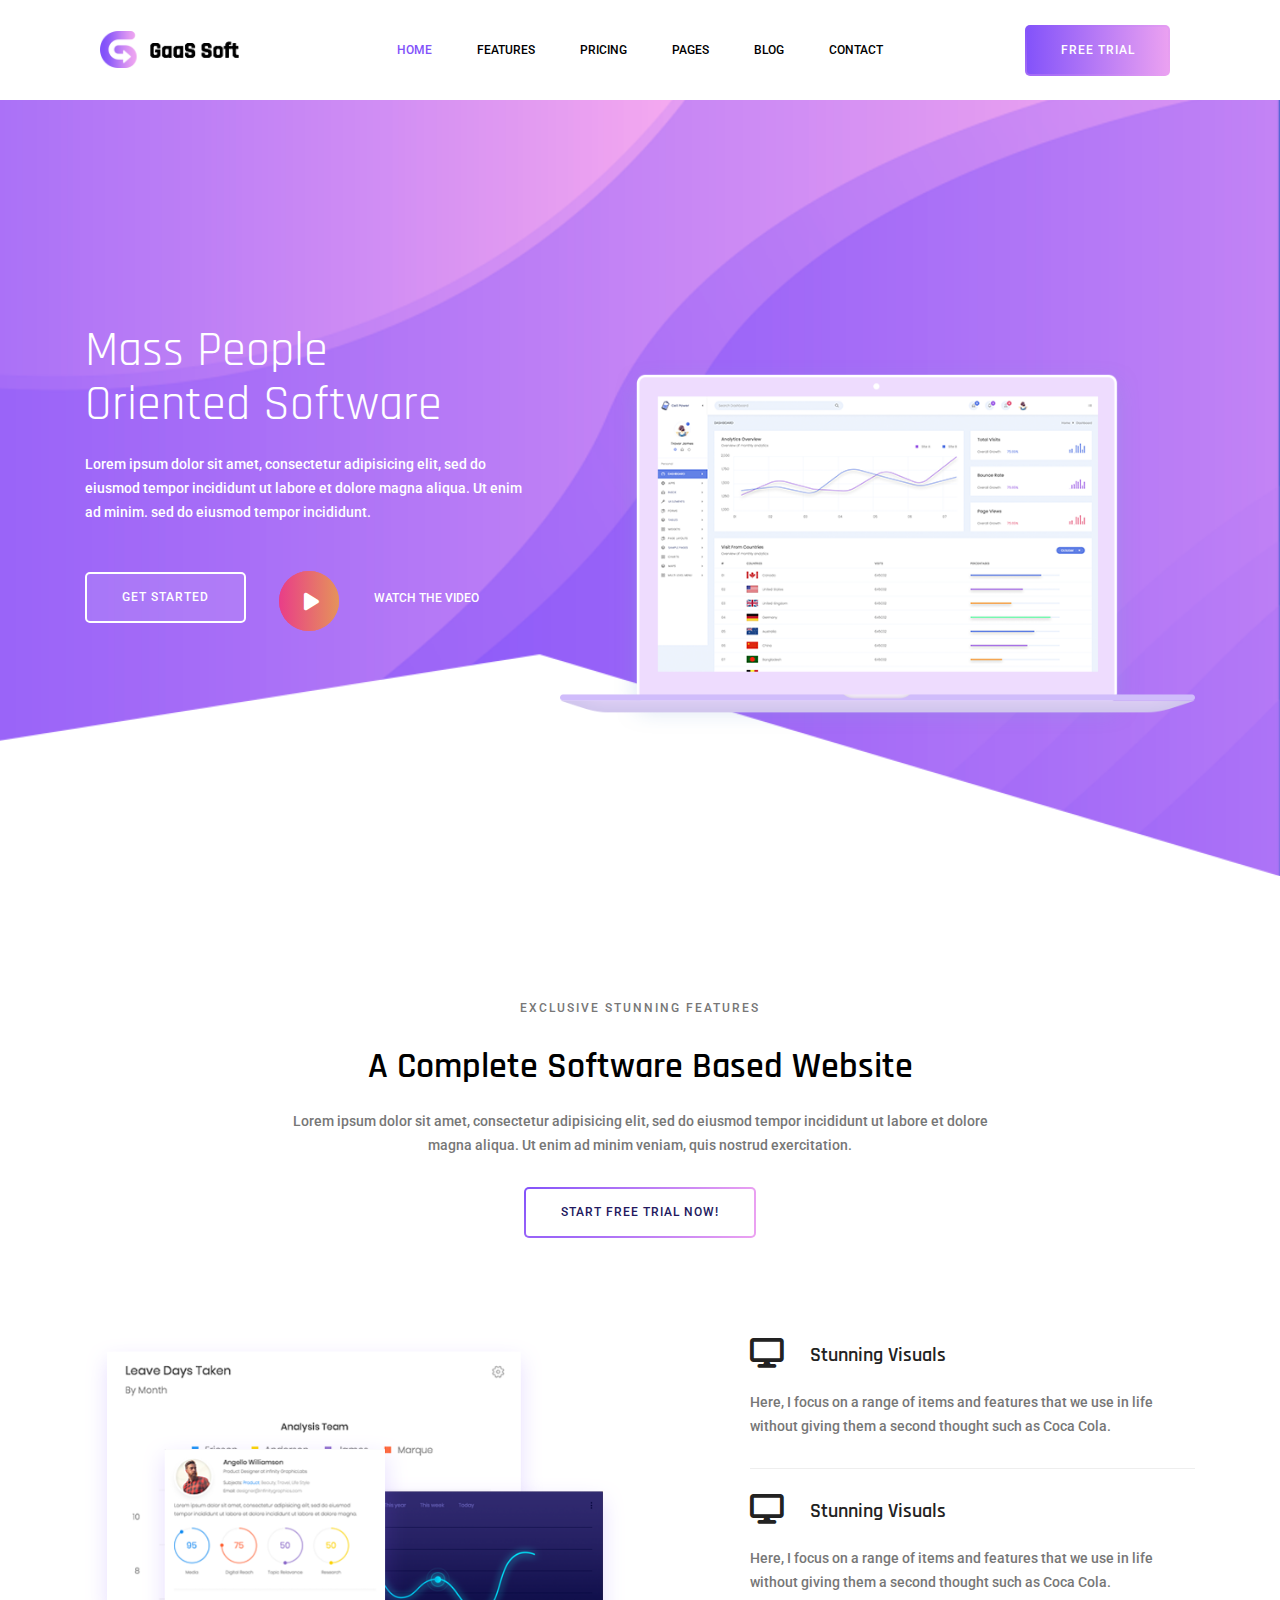
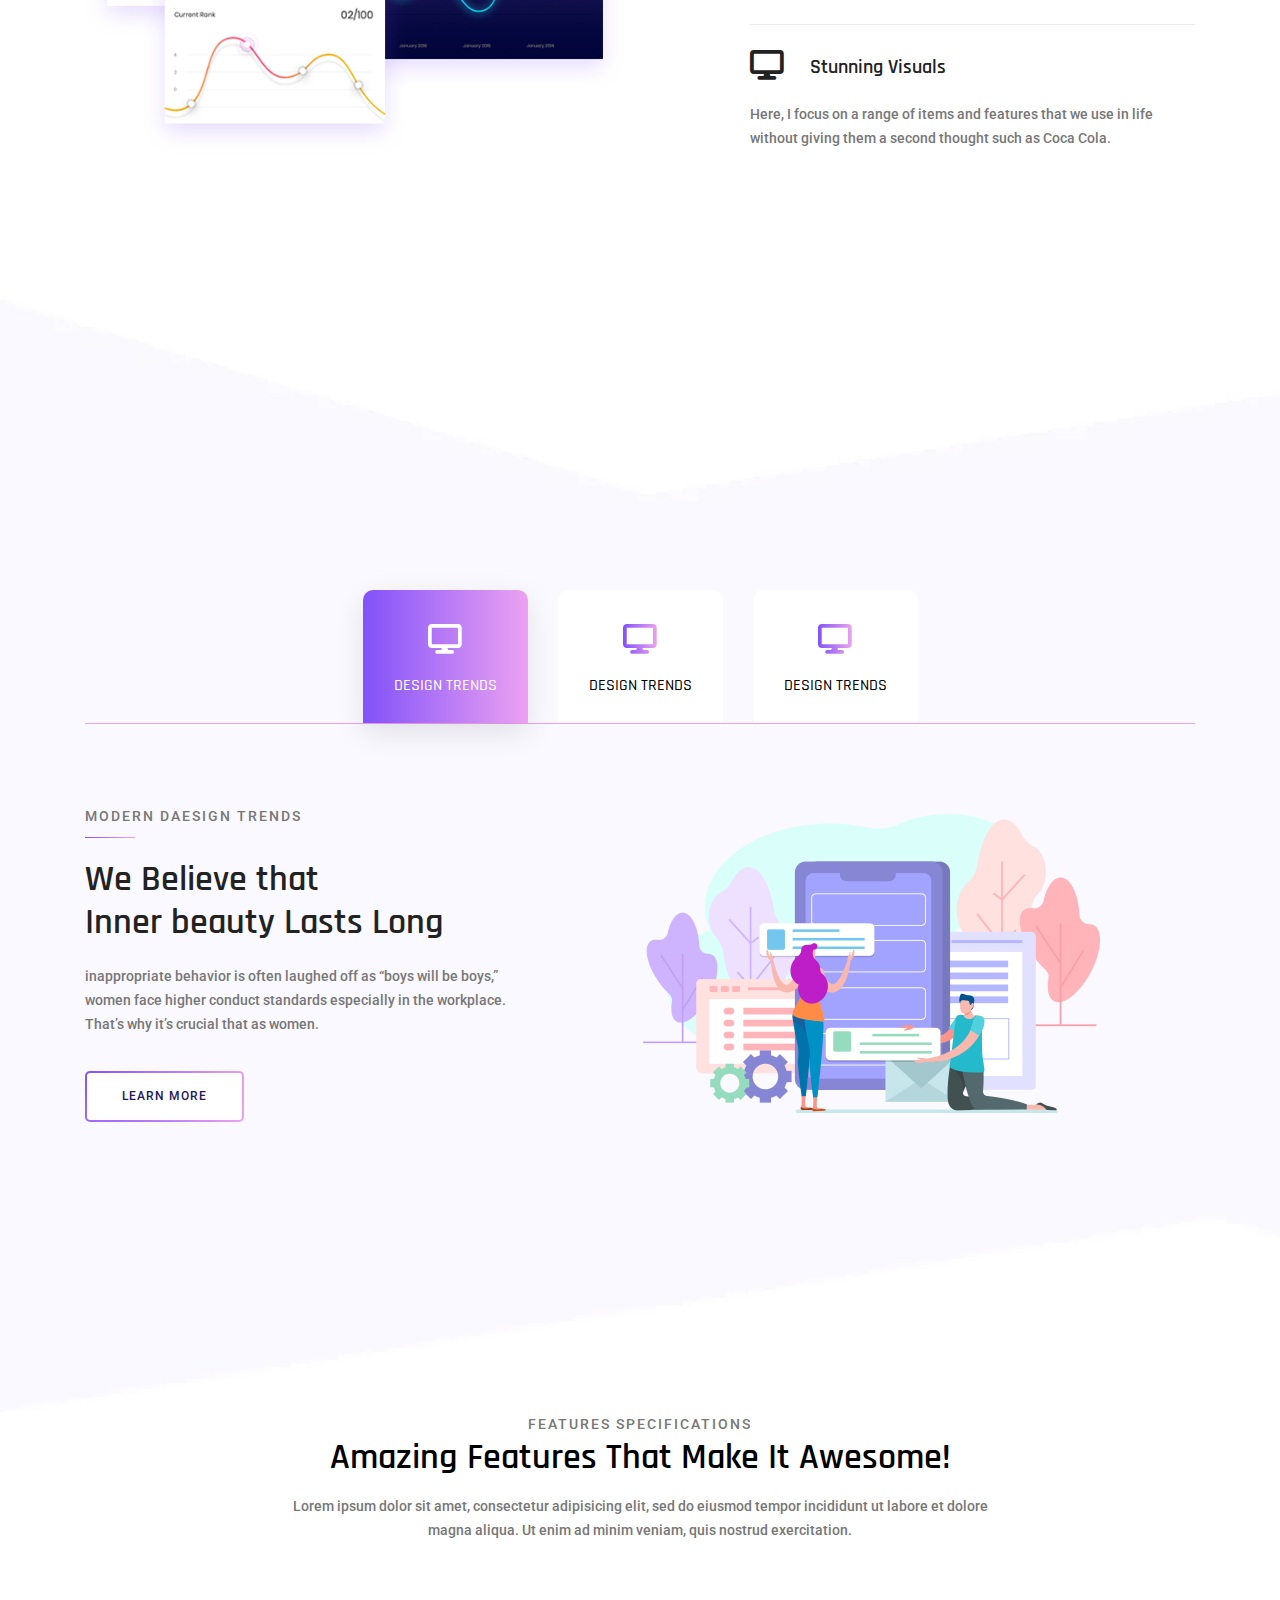
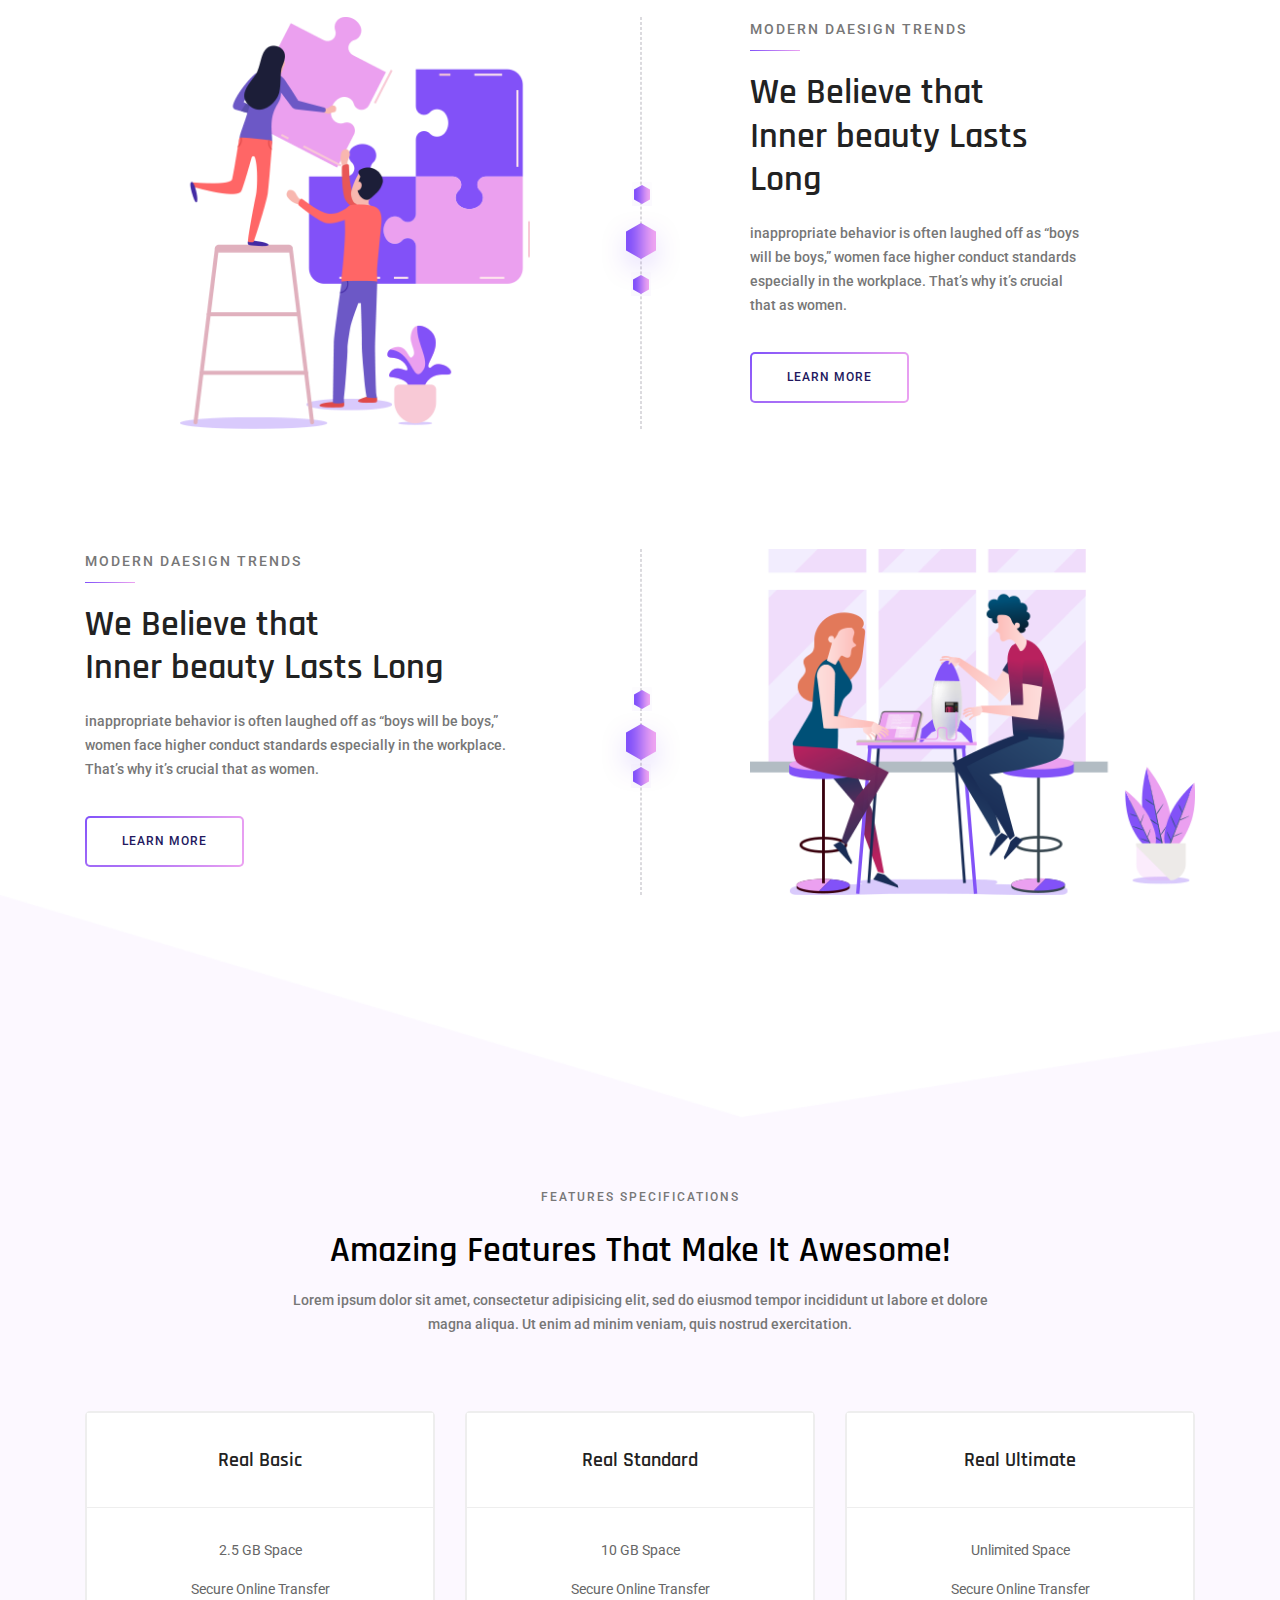
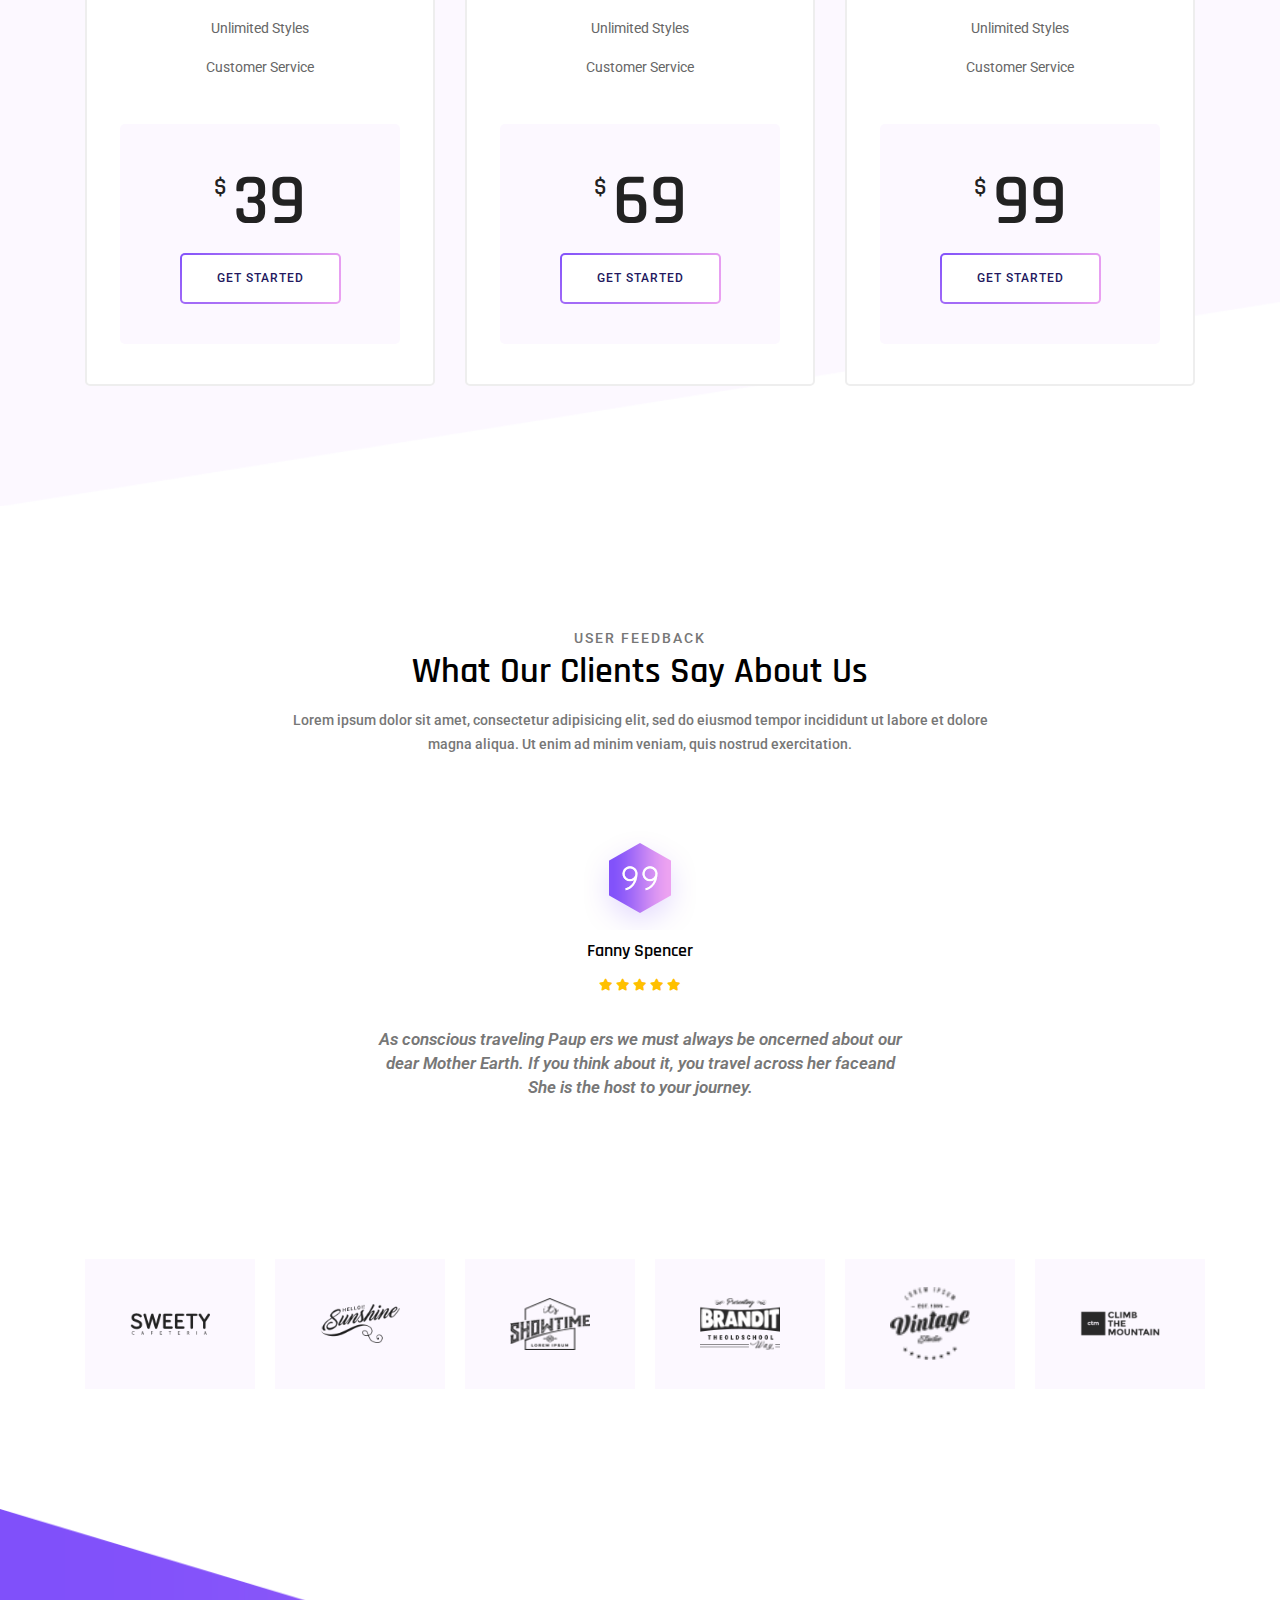
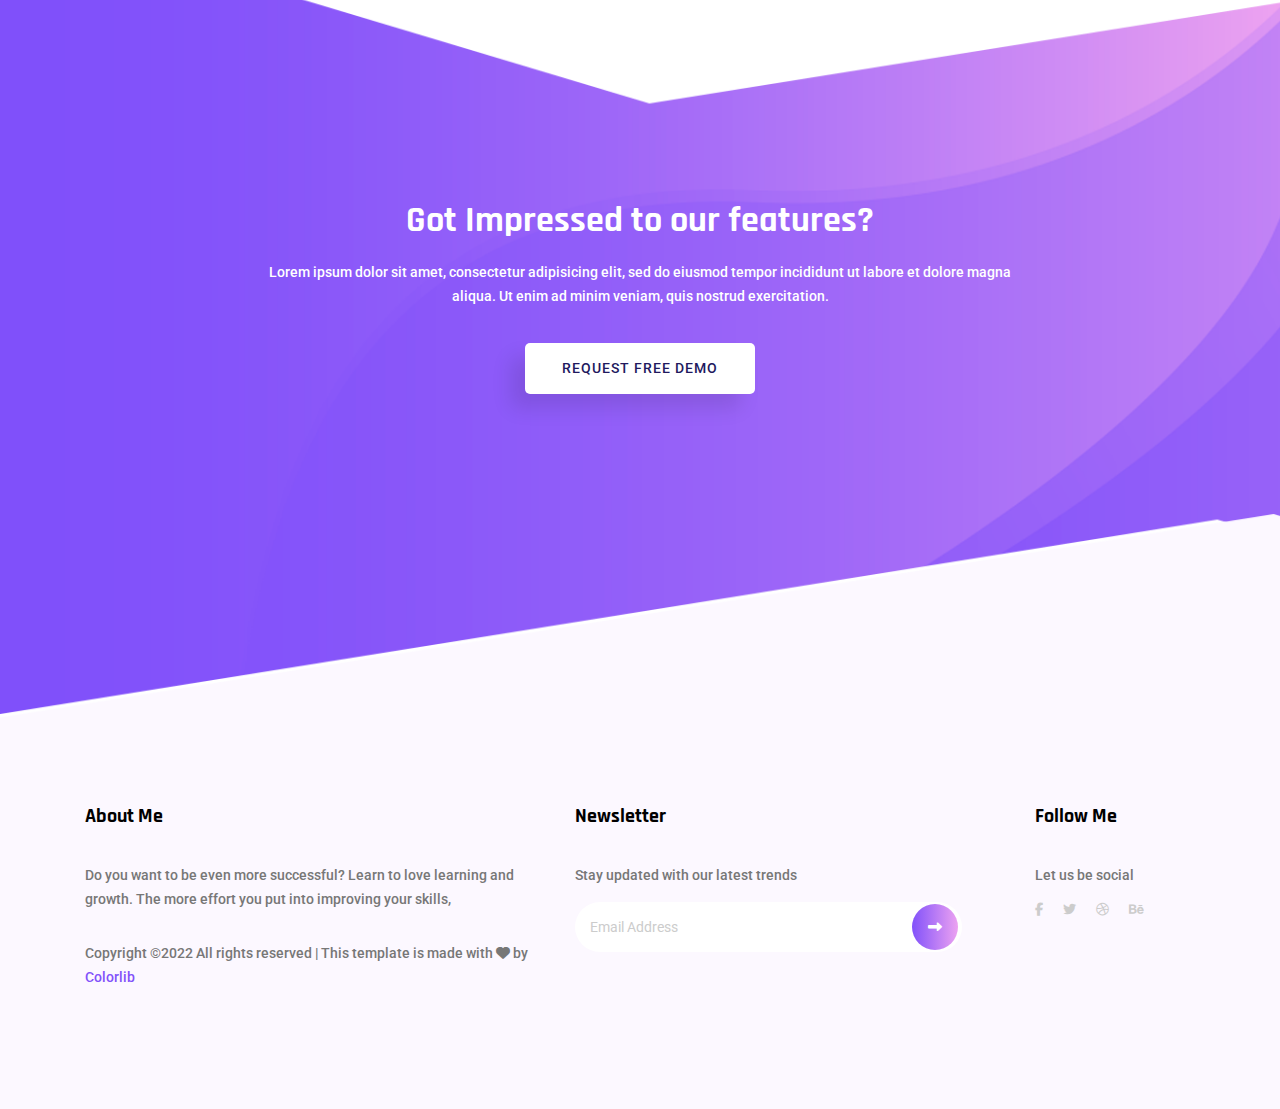
<file: index.html>
<!DOCTYPE html>
<html lang="en">
<head>
    <meta charset="UTF-8">
    <meta http-equiv="X-UA-Compatible" content="IE=edge">
    <meta name="viewport" content="width=device-width, initial-scale=1.0">
    <meta name="description" content="">
    <meta name="keywords" content="">
    <title>GaaS Software</title>
    <link rel="shortcut icon" href="img/xfavicon.png.pagespeed.ic.bkShusMY60.webp" type="image/x-icon">
    <link rel="stylesheet" href="https://cdnjs.cloudflare.com/ajax/libs/font-awesome/6.1.2/css/all.min.css    ">
    <link href="https://fonts.googleapis.com/css2?family=Rajdhani:wght@400;500;600;700&family=Roboto:wght@300;400;500;700;900&display=swap" rel="stylesheet">
    <link rel="stylesheet" href="css/animate.css">
    <link rel="stylesheet" href="css/bootstrap.min.css">
    <link rel="stylesheet" href="css/main.css">
</head>
<body>
<!-- header -->
<header class="header" id="header">
    <div class="container">
        <nav class="navbar navbar-expand-lg p-0">
            <div class="col-lg-2 col-md-6 col-sm-6">
                <h1>
                    <a class="navbar-brand" href="#"><img src="img/تنزيل.webp" alt="sora"></a>
                </h1>
            </div>
            <button class="navbar-toggler text-right col-bnt" type="button" data-toggle="collapse" data-target="#navbarSupportedContent" aria-controls="navbarSupportedContent" aria-expanded="false" aria-label="Toggle navigation">
            <span <i class="fa-solid fa-bars"></i></span>
            </button>
            <div class="collapse navbar-collapse col-8 " id="navbarSupportedContent">
                <ul class="navbar-nav m-auto">
                    <li class="nav-item active">
                    <a class="nav-link" href="#">Home</a>
                    </li>
                    <li class="nav-item">
                    <a class="nav-link" href="Features.html">Features</a>
                    </li>
                    <li class="nav-item">
                    <a class="nav-link" href="Pricing.html">Pricing</a>
                    </li>
                    <li class="nav-item">
                    <a class="nav-link" href="blog.html">Pages</a>
                    </li>
                    <li class="nav-item menu-hover">
                    <a class="nav-link" href="#">Blog</a>
                        <ul>
                            <li><a href="#">Blog Details</a></li>
                            <li><a href="#">Element</a></li>
                        </ul>
                    </li>
                    <li class="nav-item">
                    <a class="nav-link" href="Contact.html">Contact</a>
                    </li>
                </ul>
            </div>
            <div class="collapse navbar-collapse col-lg-2">
                <div class="item-bnt">
                    <a href="#">free trial</a>
                </div>
            </div>
        </nav>
    </div>
</header>
<!-- header -->
<!-- section 1 -->
<section class="home">
    <div class="container">
        <div class="row align-items-center">
            <div class="col-lg-5">
                <div class="home-text">
                    <h2>
                        Mass People 
                        <br>
                        Oriented Software
                    </h2>
                    <p>
                        Lorem ipsum dolor sit amet, consectetur adipisicing elit, sed do eiusmod tempor incididunt ut labore et dolore
                        magna aliqua. Ut enim ad minim.
                        sed do eiusmod tempor incididunt.
                    </p>
                    <div class="home-btns d-flex align-items-center">
                        <a href="#" class="link-bnt">
                            <span>Get Started</span>
                        </a>
                        <a href="#" class="link-icon">
                            <span class="span-icon"><i class="fa-solid fa-play"></i></span>
                        </a>
                        <div class="btn-text">
                            watch the video
                        </div>
                    </div>
                </div>
            </div>
            <div class="col-lg-7">
                <div class="home-img">
                    <img src="img/xhome-right.png.pagespeed.ic.rVr574QVeQ.webp" alt="sora">
                </div>
            </div>
        </div>
    </div>
</section>
<!-- section 1 -->
<!-- section 2 -->
<section class="software">
    <div class="container">
        <div class="row justify-content-center">
            <div class="col-lg-8 text-center">
                <div class="software-text">
                    <p class="top_title">Exclusive Stunning Features</p>
                    <h2>A Complete Software Based Website</h2>
                    <p>
                        Lorem ipsum dolor sit amet, consectetur adipisicing elit, sed do eiusmod tempor incididunt ut labore et dolore magna aliqua. Ut enim ad minim veniam, quis nostrud exercitation.
                    </p>
                    <a href="#">
                        <span>Start Free Trial Now!</span>
                    </a>
                </div>
            </div>
        </div>
        <div class="row align-items-center">
            <div class="col-lg-6">
                <div class="software-img">
                    <img src="img/xf-img.png.pagespeed.ic.VSB7wp6DHM.png" alt="sora">
                </div>
            </div>
            <div class="col-lg-5 offset-lg-1">
                <div class="software-item">
                    <div class="item-icon">
                        <span><i class="fa-solid fa-display"></i></span>
                        <h4>Stunning Visuals</h4>
                    </div>
                    <p>
                        Here, I focus on a range of items and features that we use in life without giving them a second thought such as Coca Cola.
                    </p>
                </div><div class="software-item">
                    <div class="item-icon">
                        <span><i class="fa-solid fa-display"></i></span>
                        <h4>Stunning Visuals</h4>
                    </div>
                    <p>
                        Here, I focus on a range of items and features that we use in life without giving them a second thought such as Coca Cola.
                    </p>
                </div><div class="software-item">
                    <div class="item-icon">
                        <span><i class="fa-solid fa-display"></i></span>
                        <h4>Stunning Visuals</h4>
                    </div>
                    <p>
                        Here, I focus on a range of items and features that we use in life without giving them a second thought such as Coca Cola.
                    </p>
                </div>
            </div>
        </div>
    </div>
</section>
<!-- section 2 -->
<!-- section 3 -->
<section class="believe">
    <div class="container">
        <div class="believe-btns">
            <ul class="row justify-content-center">
                <li>
                    <a href="#" class="link-1">
                        <span><i class="fa-solid fa-display"></i></span>
                        <h6>Design Trends</h6>
                    </a>
                </li>
                <li>
                    <a href="#">
                        <span class="btn-color"><i class="fa-solid fa-display"></i></span>
                        <h6>Design Trends</h6>
                    </a>
                </li>
                <li>
                    <a href="#">
                        <span class="btn-color"><i class="fa-solid fa-display"></i></span>
                        <h6>Design Trends</h6>
                    </a>
                </li>
            </ul>
        </div>
        <div class="items">
            <div class="row align-items-center">
                <div class="col-lg-5">
                    <div class="believe-text">
                        <p class="line">Modern Daesign Trends</p>
                        <h3>
                            We Believe that 
                            <br>
                            Inner beauty Lasts Long
                        </h3>
                        <p>inappropriate behavior is often laughed off as “boys will be boys,” women face higher conduct standards especially in the workplace. That’s why it’s crucial that as women.</p>
                        <a href="#" class="primary_btn">
                            <span>Learn More</span>
                        </a>
                    </div>
                </div>
                <div class="col-lg-6 text-right">
                    <div class="believe-img">
                        <img src="img/xchart.png.pagespeed.ic.c4JvEgooB8.webp" alt="sora">
                    </div>
                </div>
            </div>
        </div>
    </div>
</section>
<!-- section 3 -->
<!-- section 4 -->
<section class="awesome">
    <div class="container">
        <div class="row justify-content-center">
            <div class="col-lg-8 text-center">
                <div class="awesome-text">
                    <p class="top_title">Features Specifications</p>
                    <h2>Amazing Features That make it Awesome!</h2>
                    <p>
                        Lorem ipsum dolor sit amet, consectetur adipisicing elit, sed do eiusmod tempor incididunt ut labore et dolore magna aliqua. Ut enim ad minim veniam, quis nostrud exercitation.
                    </p>
                </div>
            </div>
        </div>
        <div class="row awesome-items">
            <div class="col-lg-4 offset-lg-1">
                <div class="item-img">
                    <img src="img/xf-img1.png.pagespeed.ic.xosY_wtyaK.webp" alt="sora">
                </div>
            </div>
            <div class="col-lg-4 offset-lg-2">
                <div class="item-text">
                    <p class="line">Modern Daesign Trends</p>
                    <h3>
                        We Believe that 
                        <br>
                        Inner beauty Lasts Long
                    </h3>
                    <p>
                        inappropriate behavior is often laughed off as “boys will be boys,” women face higher conduct standards especially in the workplace. That’s why it’s crucial that as women.
                    </p>
                    <a href="#" class="primary_btn">
                        <span>Learn More</span>
                    </a>
                </div>
            </div>
            <div class="border-line"></div>
            <img src="img/xshape1.png.pagespeed.ic.DbD_cT9V5L.webp" alt="sora" class="shape1">
            <img src="img/xshape2.png.pagespeed.ic.37NLH7Nj1f.webp" alt="sora" class="shape2">
            <img src="img/xshape1.png.pagespeed.ic.DbD_cT9V5L.webp" alt="sora" class="shape3">
        </div>
        <div class="row awesome-items items-2">
            <div class="col-lg-5">
                <div class="item-text">
                    <p class="line">Modern Daesign Trends</p>
                    <h3>
                        We Believe that 
                        <br>
                        Inner beauty Lasts Long
                    </h3>
                    <p>
                        inappropriate behavior is often laughed off as “boys will be boys,” women face higher conduct standards especially in the workplace. That’s why it’s crucial that as women.
                    </p>
                    <a href="#" class="primary_btn">
                        <span>Learn More</span>
                    </a>
                </div>
            </div>
            <div class="col-lg-5 offset-lg-2">
                <div class="item-img">
                    <img src="img/xf-img2.png.pagespeed.ic.z2tDB2HV9p.webp" alt="sora">
                </div>
            </div>
            <div class="border-line"></div>
            <img src="img/xshape1.png.pagespeed.ic.DbD_cT9V5L.webp" alt="sora" class="shape1">
            <img src="img/xshape2.png.pagespeed.ic.37NLH7Nj1f.webp" alt="sora" class="shape2">
            <img src="img/xshape1.png.pagespeed.ic.DbD_cT9V5L.webp" alt="sora" class="shape3">
        </div>
    </div>
</section>
<!-- section 4 -->
<!-- section 5 -->
<section class="amazing">
    <div class="container">
        <div class="row justify-content-center">
            <div class="col-lg-8 text-center">
                <div class="amazing-text">
                    <p class="top_title">Features Specifications</p>
                    <h2>Amazing Features That make it Awesome!</h2>
                    <p>
                        Lorem ipsum dolor sit amet, consectetur adipisicing elit, sed do eiusmod tempor incididunt ut labore et dolore magna aliqua. Ut enim ad minim veniam, quis nostrud exercitation.
                    </p>
                </div>
            </div>
        </div>
        <div class="row justify-content-center">
            <div class="col-lg-4 col-md-6">
                <div class="amazing-item">
                    <div class="price_head">
                        <h4>Real Basic</h4>
                    </div>
                    <div class="price_body">
                        <ul>
                            <li><a href="#">2.5 GB Space</a></li>
                            <li><a href="#">Secure Online Transfer</a></li>
                            <li><a href="#">Unlimited Styles</a></li>
                            <li><a href="#">Customer Service</a></li>
                        </ul>
                    </div>
                    <div class="price_footer">
                        <h3><span>$</span> 39</h3>
                        <a href="#" class="primary_btn">
                            <span>Get Started</span>
                        </a>
                    </div>
                </div>
            </div>
            <div class="col-lg-4 col-md-6">
                <div class="amazing-item">
                    <div class="price_head">
                        <h4>Real Standard</h4>
                    </div>
                    <div class="price_body">
                        <ul>
                            <li><a href="#">10 GB Space</a></li>
                            <li><a href="#">Secure Online Transfer</a></li>
                            <li><a href="#">Unlimited Styles</a></li>
                            <li><a href="#">Customer Service</a></li>
                        </ul>
                    </div>
                    <div class="price_footer">
                        <h3><span>$</span> 69</h3>
                        <a href="#" class="primary_btn">
                            <span>Get Started</span>
                        </a>
                    </div>
                </div>
            </div>
            <div class="col-lg-4 col-md-6">
                <div class="amazing-item">
                    <div class="price_head">
                        <h4>Real Ultimate</h4>
                    </div>
                    <div class="price_body">
                        <ul>
                            <li><a href="#">Unlimited Space</a></li>
                            <li><a href="#">Secure Online Transfer</a></li>
                            <li><a href="#">Unlimited Styles</a></li>
                            <li><a href="#">Customer Service</a></li>
                        </ul>
                    </div>
                    <div class="price_footer">
                        <h3><span>$</span> 99</h3>
                        <a href="#" class="primary_btn">
                            <span>Get Started</span>
                        </a>
                    </div>
                </div>
            </div>
        </div>
    </div>
</section>
<!-- section 5 -->
<!-- section 6 -->
<section class="clients">
    <div class="container">
        <div class="row justify-content-center">
            <div class="col-lg-8 text-center">
                <div class="clients-text">
                    <p class="top_title">User Feedback</p>
                    <h2>What Our Clients Say About Us</h2>
                    <p>
                        Lorem ipsum dolor sit amet, consectetur adipisicing elit, sed do eiusmod tempor incididunt ut labore et dolore magna aliqua. Ut enim ad minim veniam, quis nostrud exercitation.
                    </p>
                </div>
            </div>
        </div>
        <div class="row justify-content-center">
            <div class="col-lg-6 text-center">
                <div class="items">
                    <div class="item-img">
                        <img src="img/xquote.png.pagespeed.ic.1SWWcp-F_l.webp" alt="sora">
                        <h4>Fanny Spencer</h4>
                        <div class="stars">
                            <span><i class="fa-solid fa-star"></i></span>
                            <span><i class="fa-solid fa-star"></i></span>
                            <span><i class="fa-solid fa-star"></i></span>
                            <span><i class="fa-solid fa-star"></i></span>
                            <span><i class="fa-solid fa-star"></i></span>
                        </div>
                    </div>
                    <div class="item-text">
                        <p>
                            As conscious traveling Paup ers we must always be oncerned about our dear Mother Earth. If you think about it, you travel across her faceand She is the host to your journey.
                        </p>
                    </div>
                </div>
            </div>
        </div>
    </div>
</section>
<!-- section 6 -->
<!-- section 7 -->
<section class="imgs">
    <div class="container">
        <div class="row justify-content-center">
            <div class="col-lg-2 col-md-3 col-sm-6">
                <div class="item-img">
                    <img src="img/xlogo1.png.pagespeed.ic.gfJSUrjofQ.webp" alt="sora">
                </div> 
            </div>
            <div class="col-lg-2 col-md-3 col-sm-6">
                <div class="item-img">
                    <img src="img/xlogo2.png.pagespeed.ic.S0NkoQx2Qa.webp" alt="sora">
                </div> 
            </div>
            <div class="col-lg-2 col-md-3 none-2">
                <div class="item-img">
                    <img src="img/xlogo3.png.pagespeed.ic.KLfcXzzLQL.webp" alt="sora">
                </div> 
            </div>
            <div class="col-lg-2 col-md-3 none-2">
                <div class="item-img">
                    <img src="img/xlogo4.png.pagespeed.ic.pjf2P6yIHv.webp" alt="sora">
                </div> 
            </div>
            <div class="col-lg-2 col-md-3 none-1">
                <div class="item-img">
                    <img src="img/xlogo5.png.pagespeed.ic.LT8K0tVzea.webp" alt="sora">
                </div> 
            </div>
            <div class="col-lg-2 col-md-3 none-1">
                <div class="item-img">
                    <img src="img/xlogo6.png.pagespeed.ic.o_WvW83k3f.webp" alt="sora">
                </div> 
            </div>
        </div>
    </div>
</section>
<!-- section 7 -->
<!-- section 8 -->
<section class="features">
    <div class="container">
        <div class="items">
            <h2>Got Impressed to our features?</h2>
            <p>
                Lorem ipsum dolor sit amet, consectetur adipisicing elit, sed do eiusmod tempor incididunt ut labore et dolore magna aliqua. Ut enim ad minim veniam, quis nostrud exercitation.
            </p>
            <a href="#">
                <span>Request Free Demo</span>
            </a>
        </div>
    </div>
</section>
<!-- section 8 -->
<!-- footer -->
<footer class="footer">
    <div class="container">
        <div class="row">
            <div class="col-lg-5 col-sm-6">
                <div class="footer-text">
                    <h3>About Me</h3>
                    <p>
                        Do you want to be even more successful? Learn to love learning and growth. The more effort you put into
                        improving your skills,
                    </p>
                    <p>
                        Copyright ©2022 All rights reserved | This template is made with <span><i class="fa-solid fa-heart"></i></span> by <a href="#">Colorlib</a>
                    </p>
                </div>
            </div>
            <div class="col-lg-5 col-sm-6">
                <div class="footer-form">
                    <h3>Newsletter</h3>
                    <p>Stay updated with our latest trends</p>
                    <div class="items-form">
                    <form action="#">
                        <div class="item-form">
                            <input type="EMAIL" placeholder="email address">
                            <button class="bnt">
                                <span><i class="fa-solid fa-right-long"></i></span>
                            </button>
                        </div>
                    </form>
                    </div>
                </div>
            </div>
            <div class="col-lg-2">
                <div class="footer-end">
                    <h3>Follow Me</h3>
                    <p>Let us be social</p>
                    <ul>
                        <li>
                            <a href="#">
                                <span><i class="fa-brands fa-facebook-f"></i></span>
                            </a>
                        </li>
                        <li>
                            <a href="#"><span><i class="fa-brands fa-twitter"></i></span></a>
                        </li>
                        <li>
                            <a href="#"><span><i class="fa-brands fa-dribbble"></i></span></a>
                        </li>
                        <li>
                            <a href="#"><span><i class="fa-brands fa-behance"></i></span></a>
                        </li>
                    </ul>
                </div>
            </div>
        </div>
    </div>
</footer>
<script src="js/jquery.slim.min.js"></script>
<script src="js/popper.min.js"></script>
<script src="js/bootstrap.min.js"></script>
<script src="js/wow.min.js"></script>
<script>
new WOW().init();
</script>
<script src="js/main.js"></script>
</body>
</html>
</file>
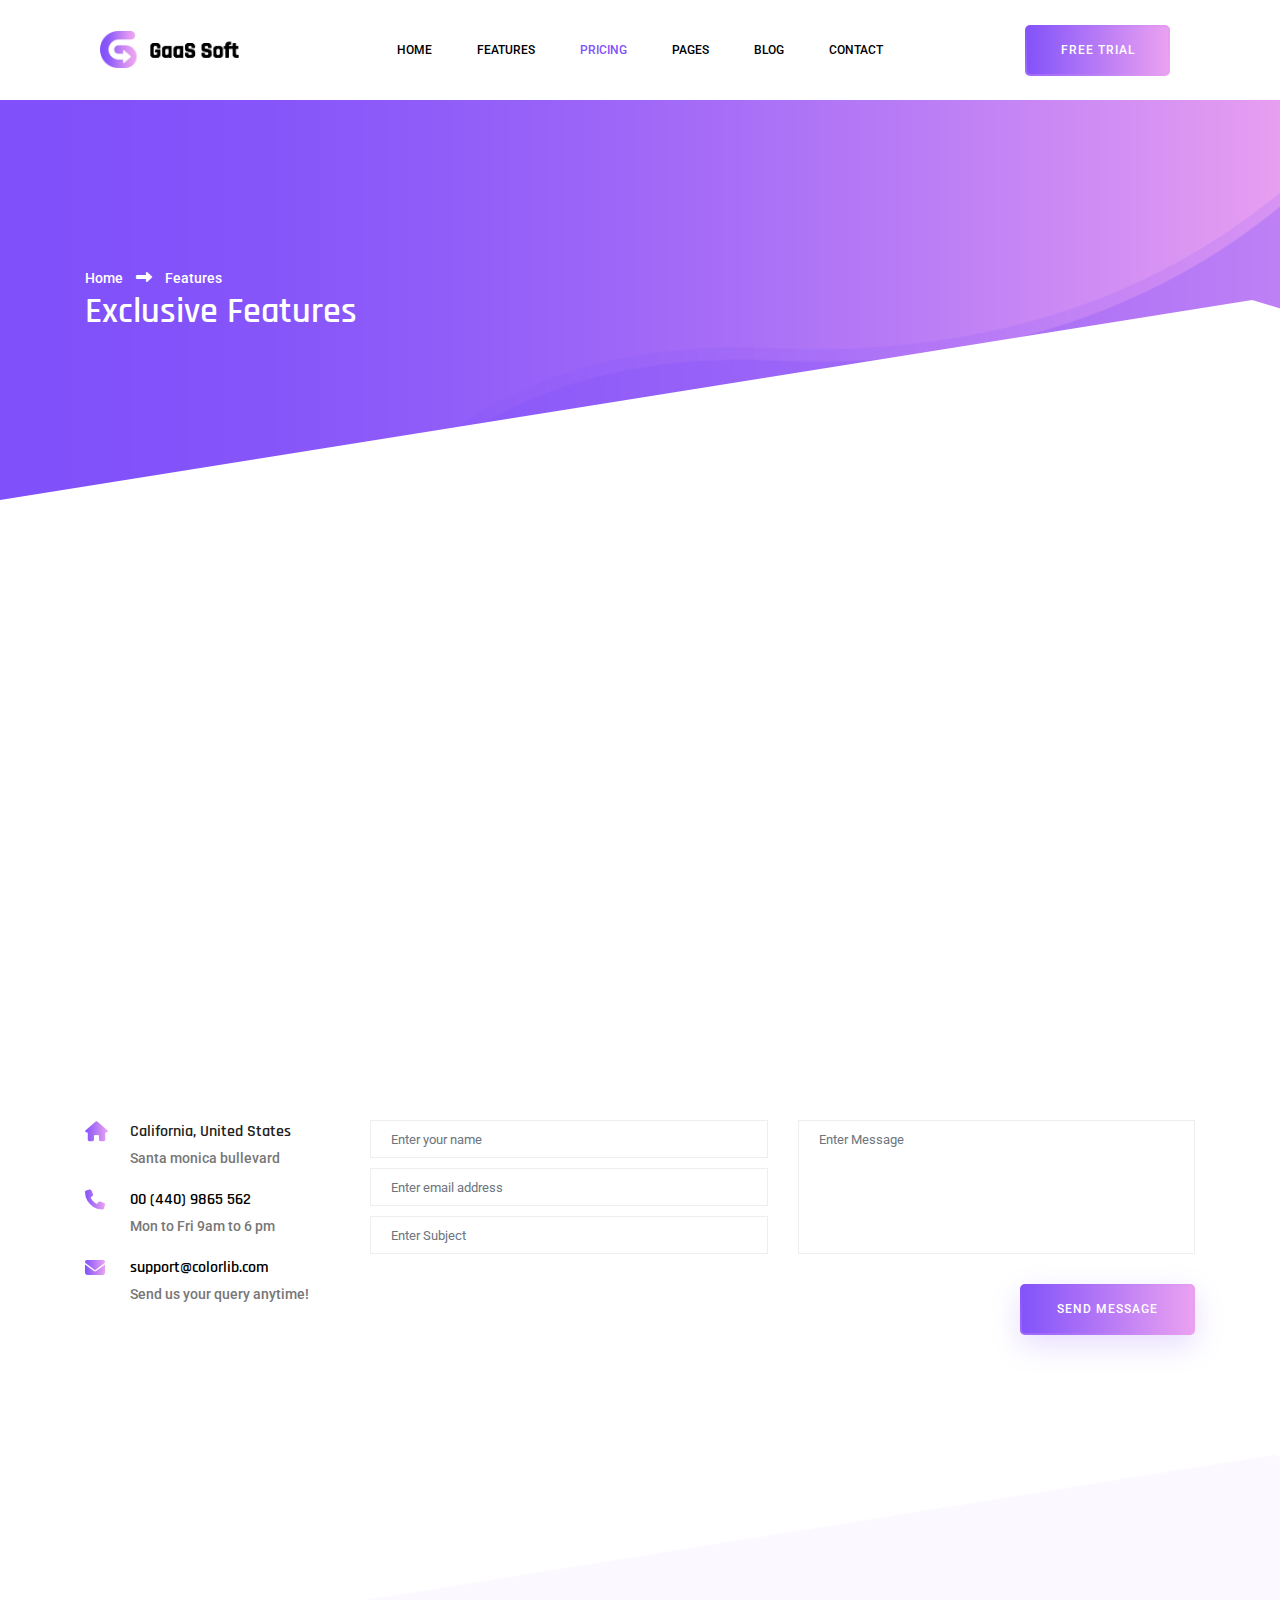
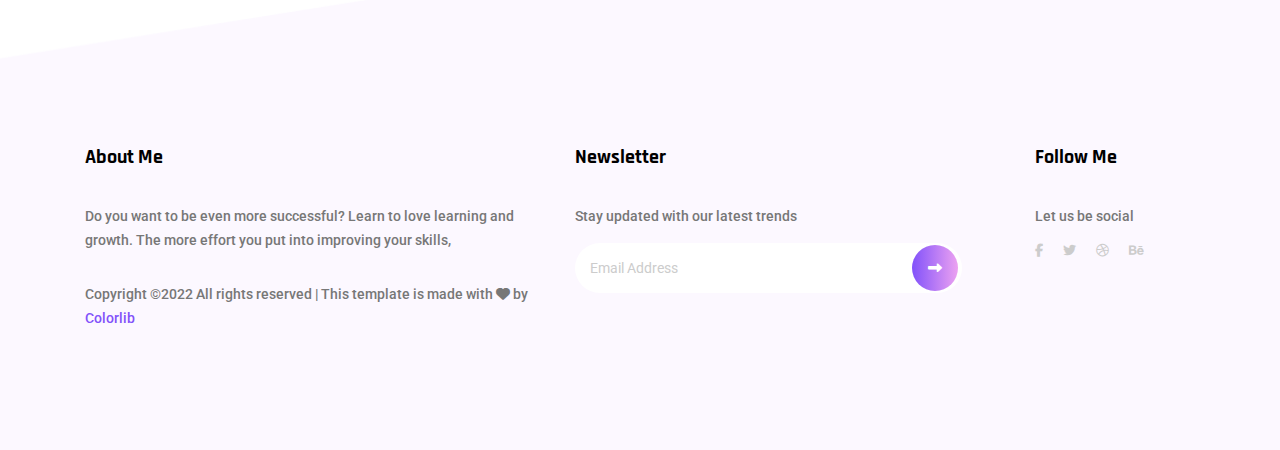
<file: Contact.html>
<!DOCTYPE html>
<html lang="en">
<head>
    <meta charset="UTF-8">
    <meta http-equiv="X-UA-Compatible" content="IE=edge">
    <meta name="viewport" content="width=device-width, initial-scale=1.0">
    <meta name="description" content="">
    <meta name="keywords" content="">
    <title>GaaS Software</title>
    <link rel="shortcut icon" href="img/xfavicon.png.pagespeed.ic.bkShusMY60.webp" type="image/x-icon">
    <link rel="stylesheet" href="https://cdnjs.cloudflare.com/ajax/libs/font-awesome/6.1.2/css/all.min.css    ">
    <link href="https://fonts.googleapis.com/css2?family=Rajdhani:wght@400;500;600;700&family=Roboto:wght@300;400;500;700;900&display=swap" rel="stylesheet">
    <link rel="stylesheet" href="css/animate.css">
    <link rel="stylesheet" href="css/bootstrap.min.css">
    <link rel="stylesheet" href="css/main.css">
</head>
<body>
<!-- header -->
<header class="header">
    <div class="container">
        <nav class="navbar navbar-expand-lg p-0">
            <div class="col-lg-2 col-md-6 col-sm-6">
                <h1>
                    <a class="navbar-brand" href="#"><img src="img/تنزيل.webp" alt="sora"></a>
                </h1>
            </div>
            <button class="navbar-toggler text-right col-bnt" type="button" data-toggle="collapse" data-target="#navbarSupportedContent" aria-controls="navbarSupportedContent" aria-expanded="false" aria-label="Toggle navigation">
            <span <i class="fa-solid fa-bars"></i></span>
            </button>
            <div class="collapse navbar-collapse col-8 " id="navbarSupportedContent">
                <ul class="navbar-nav m-auto">
                    <li class="nav-item">
                    <a class="nav-link" href="home.html">Home</a>
                    </li>
                    <li class="nav-item">
                    <a class="nav-link" href="Features.html">Features</a>
                    </li>
                    <li class="nav-item active">
                    <a class="nav-link" href="#">Pricing</a>
                    </li>
                    <li class="nav-item">
                    <a class="nav-link" href="#">Pages</a>
                    </li>
                    <li class="nav-item menu-hover">
                    <a class="nav-link" href="#">Blog</a>
                        <ul>
                            <li><a href="#">Blog Details</a></li>
                            <li><a href="#">Element</a></li>
                        </ul>
                    </li>
                    <li class="nav-item">
                    <a class="nav-link" href="Contact.html">Contact</a>
                    </li>
                </ul>
            </div>
            <div class="collapse navbar-collapse col-lg-2">
                <div class="item-bnt">
                    <a href="#">free trial</a>
                </div>
            </div>
        </nav>
    </div>
</header>
<!-- header -->
<!-- section 1 -->
<section class="exclusive d-flex align-items-center">
    <div class="container">
        <div class="feature-text">
            <div class="feature-link">
                <a href="#">Home</a> <span><i class="fa-solid fa-right-long"></i></span> <a href="#">Features</a>
            </div>
            <h2>Exclusive Features</h2>
        </div>
    </div>
</section>
<!-- section 1 -->
<!-- section 2 -->
<section class="contact">
    <div class="container">
        <div class="contact-map">
            <div class="map">
                <iframe src="https://www.google.com/maps/embed?pb=!1m18!1m12!1m3!1d55285.82894023749!2d31.178611548598433!3d29.997694000888476!2m3!1f0!2f0!3f0!3m2!1i1024!2i768!4f13.1!3m3!1m2!1s0x145837fef7982ee7%3A0xf2f2a3778fac5385!2sGiza%20District%2C%20Giza%20Governorate!5e0!3m2!1sen!2seg!4v1662601970438!5m2!1sen!2seg" style="border:0;" allowfullscreen="" loading="lazy" referrerpolicy="no-referrer-when-downgrade"></iframe>
            </div>
        </div>
        <div class="row">
            <div class="col-lg-3">
                <div class="contact-text">
                    <div class="text-icon">
                        <span><i class="fa-solid fa-house"></i></span>
                        <h6>California, United States</h6>
                        <p>Santa monica bullevard</p>
                    </div>
                    <div class="text-icon">
                        <span><i class="fa-solid fa-phone"></i></span>
                        <h6>
                            <a href="#">00 (440) 9865 562</a>
                        </h6>
                        <p>Mon to Fri 9am to 6 pm</p>
                    </div>
                    <div class="text-icon">
                        <span><i class="fa-solid fa-envelope"></i></span>
                        <h6>
                            <a href="#">support@colorlib.com</a>
                        </h6>
                        <p>Send us your query anytime!</p>
                    </div>
                </div>
            </div>
            <div class="col-lg-9">
                <div class="row">
                    <div class="col-md-6">
                        <div class="form-group">
                            <input type="text" name="" id="" class="form-control" placeholder="Enter your name">
                        </div>
                        <div class="form-group">
                            <input type="text" name="" id="" class="form-control" placeholder="Enter email address">
                        </div>
                        <div class="form-group">
                            <input type="text" name="" id="" class="form-control" placeholder="Enter Subject">
                        </div>
                    </div>
                    <div class="col-md-6">
                        <div class="form-group">
                            <textarea name="" id="" class="form-control" placeholder="Enter Message"></textarea>
                        </div>
                    </div>
                    <div class="col-md-12 text-right">
                        <button class="primary_btn">
                            <span>Send Message</span>
                        </button>
                    </div>
                </div>
            </div>
        </div>
    </div>
</section>
<!-- section 2 -->
<!-- footer -->
<footer class="footer">
    <div class="container">
        <div class="row">
            <div class="col-lg-5 col-sm-6">
                <div class="footer-text">
                    <h3>About Me</h3>
                    <p>
                        Do you want to be even more successful? Learn to love learning and growth. The more effort you put into
                        improving your skills,
                    </p>
                    <p>
                        Copyright ©2022 All rights reserved | This template is made with <span><i class="fa-solid fa-heart"></i></span> by <a href="#">Colorlib</a>
                    </p>
                </div>
            </div>
            <div class="col-lg-5 col-sm-6">
                <div class="footer-form">
                    <h3>Newsletter</h3>
                    <p>Stay updated with our latest trends</p>
                    <div class="items-form">
                    <form action="#">
                        <div class="item-form">
                            <input type="EMAIL" placeholder="email address">
                            <button class="bnt">
                                <span><i class="fa-solid fa-right-long"></i></span>
                            </button>
                        </div>
                    </form>
                    </div>
                </div>
            </div>
            <div class="col-lg-2">
                <div class="footer-end">
                    <h3>Follow Me</h3>
                    <p>Let us be social</p>
                    <ul>
                        <li>
                            <a href="#">
                                <span><i class="fa-brands fa-facebook-f"></i></span>
                            </a>
                        </li>
                        <li>
                            <a href="#"><span><i class="fa-brands fa-twitter"></i></span></a>
                        </li>
                        <li>
                            <a href="#"><span><i class="fa-brands fa-dribbble"></i></span></a>
                        </li>
                        <li>
                            <a href="#"><span><i class="fa-brands fa-behance"></i></span></a>
                        </li>
                    </ul>
                </div>
            </div>
        </div>
    </div>
</footer>
<script src="js/jquery.slim.min.js"></script>
<script src="js/popper.min.js"></script>
<script src="js/bootstrap.min.js"></script>
<script src="js/wow.min.js"></script>
<script>
new WOW().init();
</script>
<script src="js/main.js"></script>
</body>
</html>
</file>
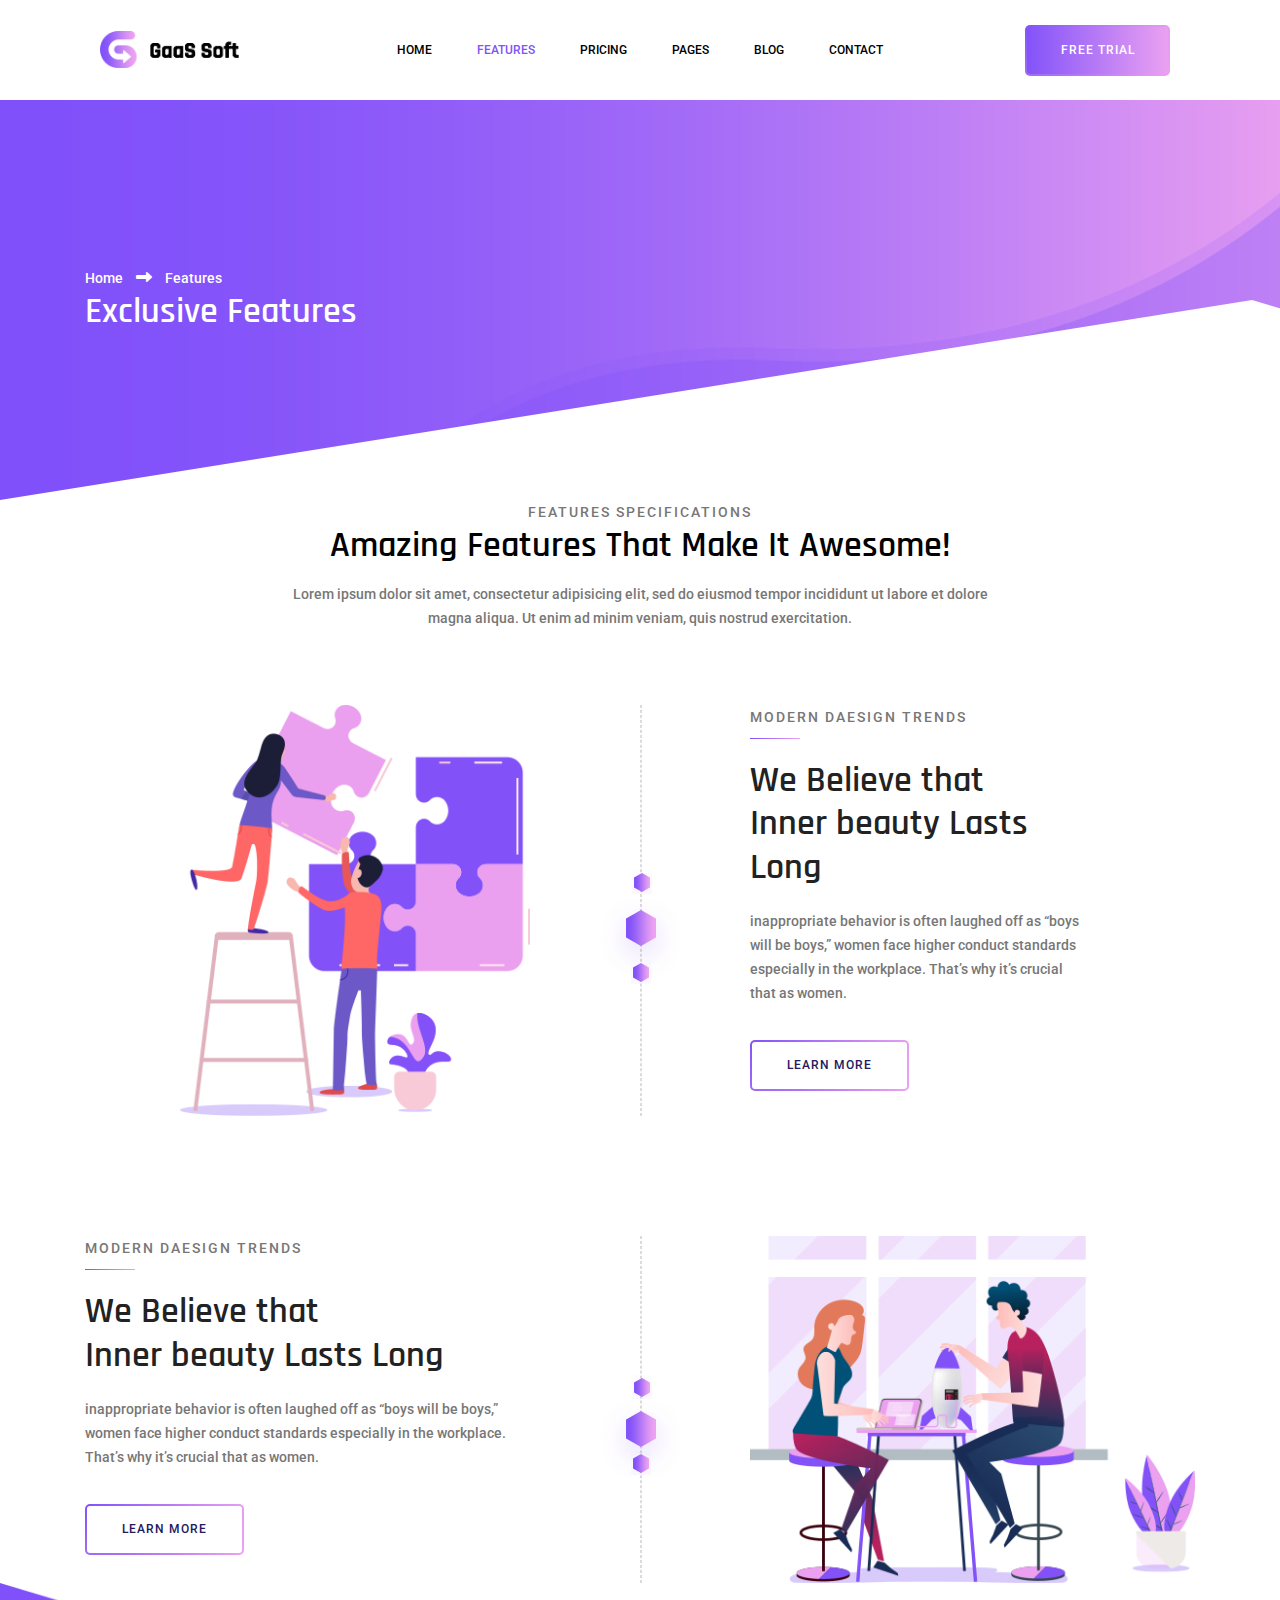
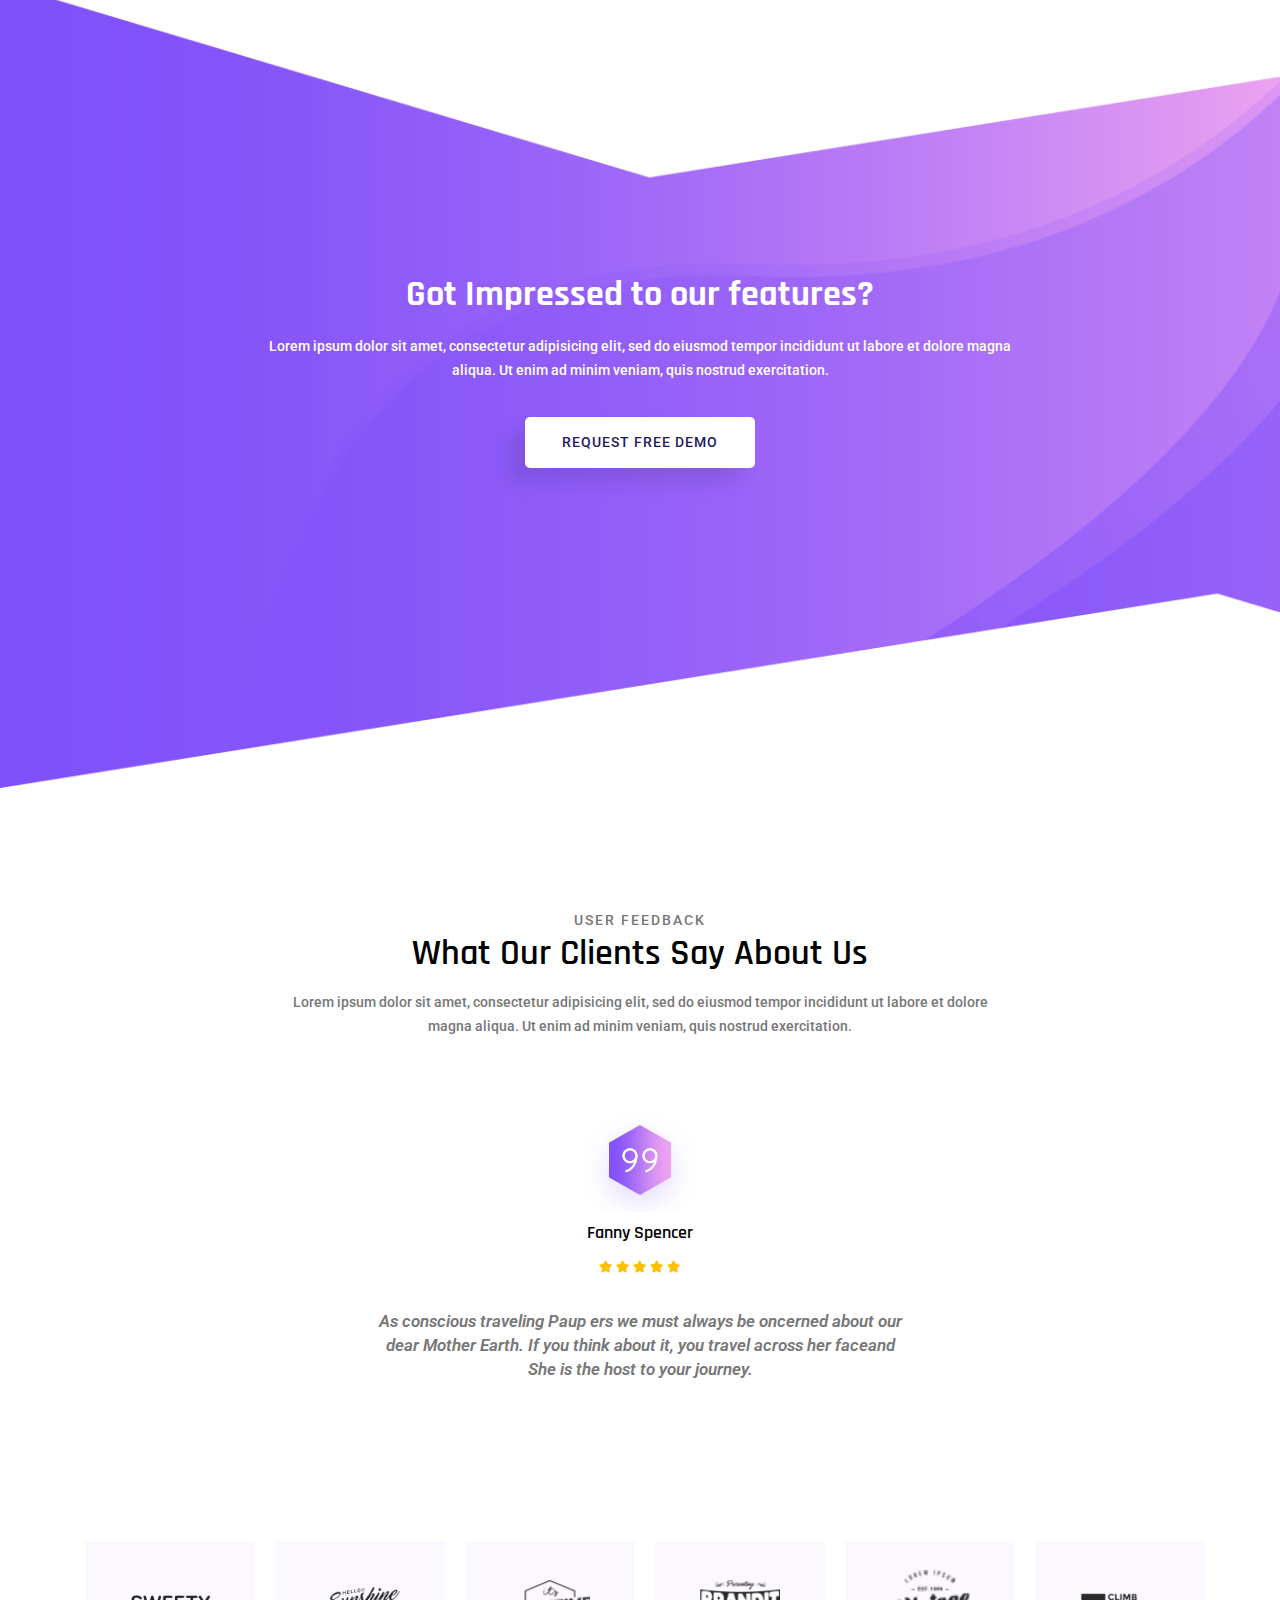
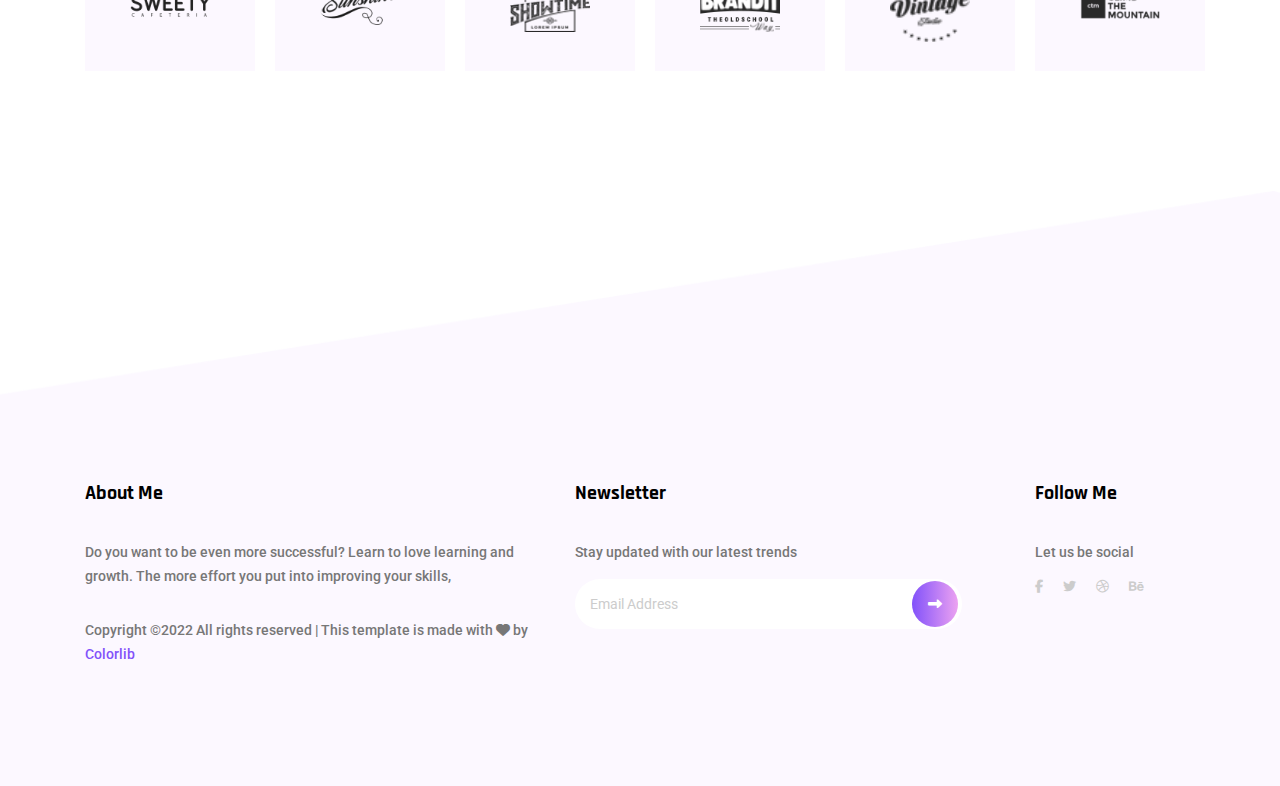
<file: Features.html>
<!DOCTYPE html>
<html lang="en">
<head>
    <meta charset="UTF-8">
    <meta http-equiv="X-UA-Compatible" content="IE=edge">
    <meta name="viewport" content="width=device-width, initial-scale=1.0">
    <meta name="description" content="">
    <meta name="keywords" content="">
    <title>GaaS Software</title>
    <link rel="shortcut icon" href="img/xfavicon.png.pagespeed.ic.bkShusMY60.webp" type="image/x-icon">
    <link rel="stylesheet" href="https://cdnjs.cloudflare.com/ajax/libs/font-awesome/6.1.2/css/all.min.css    ">
    <link href="https://fonts.googleapis.com/css2?family=Rajdhani:wght@400;500;600;700&family=Roboto:wght@300;400;500;700;900&display=swap" rel="stylesheet">
    <link rel="stylesheet" href="css/animate.css">
    <link rel="stylesheet" href="css/bootstrap.min.css">
    <link rel="stylesheet" href="css/main.css">
</head>
<body>
<!-- header -->
<header class="header">
    <div class="container">
        <nav class="navbar navbar-expand-lg p-0">
            <div class="col-lg-2 col-md-6 col-sm-6">
                <h1>
                    <a class="navbar-brand" href="#"><img src="img/تنزيل.webp" alt="sora"></a>
                </h1>
            </div>
            <button class="navbar-toggler text-right col-bnt" type="button" data-toggle="collapse" data-target="#navbarSupportedContent" aria-controls="navbarSupportedContent" aria-expanded="false" aria-label="Toggle navigation">
            <span <i class="fa-solid fa-bars"></i></span>
            </button>
            <div class="collapse navbar-collapse col-8 " id="navbarSupportedContent">
                <ul class="navbar-nav m-auto">
                    <li class="nav-item">
                    <a class="nav-link" href="home.html">Home</a>
                    </li>
                    <li class="nav-item active">
                    <a class="nav-link" href="#">Features</a>
                    </li>
                    <li class="nav-item">
                    <a class="nav-link" href="Pricing.html">Pricing</a>
                    </li>
                    <li class="nav-item">
                    <a class="nav-link" href="blog.html">Pages</a>
                    </li>
                    <li class="nav-item menu-hover">
                    <a class="nav-link" href="#">Blog</a>
                        <ul>
                            <li><a href="#">Blog Details</a></li>
                            <li><a href="#">Element</a></li>
                        </ul>
                    </li>
                    <li class="nav-item">
                    <a class="nav-link" href="Contact.html">Contact</a>
                    </li>
                </ul>
            </div>
            <div class="collapse navbar-collapse col-lg-2">
                <div class="item-bnt">
                    <a href="#">free trial</a>
                </div>
            </div>
        </nav>
    </div>
</header>
<!-- header -->
<!-- section 1 -->
<section class="exclusive d-flex align-items-center">
    <div class="container">
        <div class="feature-text">
            <div class="feature-link">
                <a href="#">Home</a> <span><i class="fa-solid fa-right-long"></i></span> <a href="#">Features</a>
            </div>
            <h2>Exclusive Features</h2>
        </div>
    </div>
</section>
<!-- section 1 -->
<!-- section 2 -->
<section class="awesome page-awesome-2">
    <div class="container">
        <div class="row justify-content-center">
            <div class="col-lg-8 text-center">
                <div class="awesome-text">
                    <p class="top_title">Features Specifications</p>
                    <h2>Amazing Features That make it Awesome!</h2>
                    <p>
                        Lorem ipsum dolor sit amet, consectetur adipisicing elit, sed do eiusmod tempor incididunt ut labore et dolore magna aliqua. Ut enim ad minim veniam, quis nostrud exercitation.
                    </p>
                </div>
            </div>
        </div>
        <div class="row awesome-items">
            <div class="col-lg-4 offset-lg-1">
                <div class="item-img">
                    <img src="img/xf-img1.png.pagespeed.ic.xosY_wtyaK.webp" alt="sora">
                </div>
            </div>
            <div class="col-lg-4 offset-lg-2">
                <div class="item-text">
                    <p class="line">Modern Daesign Trends</p>
                    <h3>
                        We Believe that 
                        <br>
                        Inner beauty Lasts Long
                    </h3>
                    <p>
                        inappropriate behavior is often laughed off as “boys will be boys,” women face higher conduct standards especially in the workplace. That’s why it’s crucial that as women.
                    </p>
                    <a href="#" class="primary_btn">
                        <span>Learn More</span>
                    </a>
                </div>
            </div>
            <div class="border-line"></div>
            <img src="img/xshape1.png.pagespeed.ic.DbD_cT9V5L.webp" alt="sora" class="shape1">
            <img src="img/xshape2.png.pagespeed.ic.37NLH7Nj1f.webp" alt="sora" class="shape2">
            <img src="img/xshape1.png.pagespeed.ic.DbD_cT9V5L.webp" alt="sora" class="shape3">
        </div>
        <div class="row awesome-items items-2">
            <div class="col-lg-5">
                <div class="item-text">
                    <p class="line">Modern Daesign Trends</p>
                    <h3>
                        We Believe that 
                        <br>
                        Inner beauty Lasts Long
                    </h3>
                    <p>
                        inappropriate behavior is often laughed off as “boys will be boys,” women face higher conduct standards especially in the workplace. That’s why it’s crucial that as women.
                    </p>
                    <a href="#" class="primary_btn">
                        <span>Learn More</span>
                    </a>
                </div>
            </div>
            <div class="col-lg-5 offset-lg-2">
                <div class="item-img">
                    <img src="img/xf-img2.png.pagespeed.ic.z2tDB2HV9p.webp" alt="sora">
                </div>
            </div>
            <div class="border-line"></div>
            <img src="img/xshape1.png.pagespeed.ic.DbD_cT9V5L.webp" alt="sora" class="shape1">
            <img src="img/xshape2.png.pagespeed.ic.37NLH7Nj1f.webp" alt="sora" class="shape2">
            <img src="img/xshape1.png.pagespeed.ic.DbD_cT9V5L.webp" alt="sora" class="shape3">
        </div>
    </div>
</section>
<!-- section 2 -->
<!-- section 3 -->
<section class="features">
    <div class="container">
        <div class="items">
            <h2>Got Impressed to our features?</h2>
            <p>
                Lorem ipsum dolor sit amet, consectetur adipisicing elit, sed do eiusmod tempor incididunt ut labore et dolore magna aliqua. Ut enim ad minim veniam, quis nostrud exercitation.
            </p>
            <a href="#">
                <span>Request Free Demo</span>
            </a>
        </div>
    </div>
</section>
<!-- section 3 -->
<!-- section 4 -->
<section class="clients page-clients-2">
    <div class="container">
        <div class="row justify-content-center">
            <div class="col-lg-8 text-center">
                <div class="clients-text">
                    <p class="top_title">User Feedback</p>
                    <h2>What Our Clients Say About Us</h2>
                    <p>
                        Lorem ipsum dolor sit amet, consectetur adipisicing elit, sed do eiusmod tempor incididunt ut labore et dolore magna aliqua. Ut enim ad minim veniam, quis nostrud exercitation.
                    </p>
                </div>
            </div>
        </div>
        <div class="row justify-content-center">
            <div class="col-lg-6 text-center">
                <div class="items">
                    <div class="item-img">
                        <img src="img/xquote.png.pagespeed.ic.1SWWcp-F_l.webp" alt="sora">
                        <h4>Fanny Spencer</h4>
                        <div class="stars">
                            <span><i class="fa-solid fa-star"></i></span>
                            <span><i class="fa-solid fa-star"></i></span>
                            <span><i class="fa-solid fa-star"></i></span>
                            <span><i class="fa-solid fa-star"></i></span>
                            <span><i class="fa-solid fa-star"></i></span>
                        </div>
                    </div>
                    <div class="item-text">
                        <p>
                            As conscious traveling Paup ers we must always be oncerned about our dear Mother Earth. If you think about it, you travel across her faceand She is the host to your journey.
                        </p>
                    </div>
                </div>
            </div>
        </div>
    </div>
</section>
<!-- section 4 -->
<!-- section 5 -->
<section class="imgs">
    <div class="container">
        <div class="row justify-content-center">
            <div class="col-lg-2 col-md-3 col-sm-6">
                <div class="item-img">
                    <img src="img/xlogo1.png.pagespeed.ic.gfJSUrjofQ.webp" alt="sora">
                </div> 
            </div>
            <div class="col-lg-2 col-md-3 col-sm-6">
                <div class="item-img">
                    <img src="img/xlogo2.png.pagespeed.ic.S0NkoQx2Qa.webp" alt="sora">
                </div> 
            </div>
            <div class="col-lg-2 col-md-3 none-2">
                <div class="item-img">
                    <img src="img/xlogo3.png.pagespeed.ic.KLfcXzzLQL.webp" alt="sora">
                </div> 
            </div>
            <div class="col-lg-2 col-md-3 none-2">
                <div class="item-img">
                    <img src="img/xlogo4.png.pagespeed.ic.pjf2P6yIHv.webp" alt="sora">
                </div> 
            </div>
            <div class="col-lg-2 col-md-3 none-1">
                <div class="item-img">
                    <img src="img/xlogo5.png.pagespeed.ic.LT8K0tVzea.webp" alt="sora">
                </div> 
            </div>
            <div class="col-lg-2 col-md-3 none-1">
                <div class="item-img">
                    <img src="img/xlogo6.png.pagespeed.ic.o_WvW83k3f.webp" alt="sora">
                </div> 
            </div>
        </div>
    </div>
</section>
<!-- section 5 -->
<!-- footer -->
<footer class="footer">
    <div class="container">
        <div class="row">
            <div class="col-lg-5 col-sm-6">
                <div class="footer-text">
                    <h3>About Me</h3>
                    <p>
                        Do you want to be even more successful? Learn to love learning and growth. The more effort you put into
                        improving your skills,
                    </p>
                    <p>
                        Copyright ©2022 All rights reserved | This template is made with <span><i class="fa-solid fa-heart"></i></span> by <a href="#">Colorlib</a>
                    </p>
                </div>
            </div>
            <div class="col-lg-5 col-sm-6">
                <div class="footer-form">
                    <h3>Newsletter</h3>
                    <p>Stay updated with our latest trends</p>
                    <div class="items-form">
                    <form action="#">
                        <div class="item-form">
                            <input type="EMAIL" placeholder="email address">
                            <button class="bnt">
                                <span><i class="fa-solid fa-right-long"></i></span>
                            </button>
                        </div>
                    </form>
                    </div>
                </div>
            </div>
            <div class="col-lg-2">
                <div class="footer-end">
                    <h3>Follow Me</h3>
                    <p>Let us be social</p>
                    <ul>
                        <li>
                            <a href="#">
                                <span><i class="fa-brands fa-facebook-f"></i></span>
                            </a>
                        </li>
                        <li>
                            <a href="#"><span><i class="fa-brands fa-twitter"></i></span></a>
                        </li>
                        <li>
                            <a href="#"><span><i class="fa-brands fa-dribbble"></i></span></a>
                        </li>
                        <li>
                            <a href="#"><span><i class="fa-brands fa-behance"></i></span></a>
                        </li>
                    </ul>
                </div>
            </div>
        </div>
    </div>
</footer>
<script src="js/jquery.slim.min.js"></script>
<script src="js/popper.min.js"></script>
<script src="js/bootstrap.min.js"></script>
<script src="js/wow.min.js"></script>
<script>
new WOW().init();
</script>
<script src="js/main.js"></script>
</body>
</html>
</file>
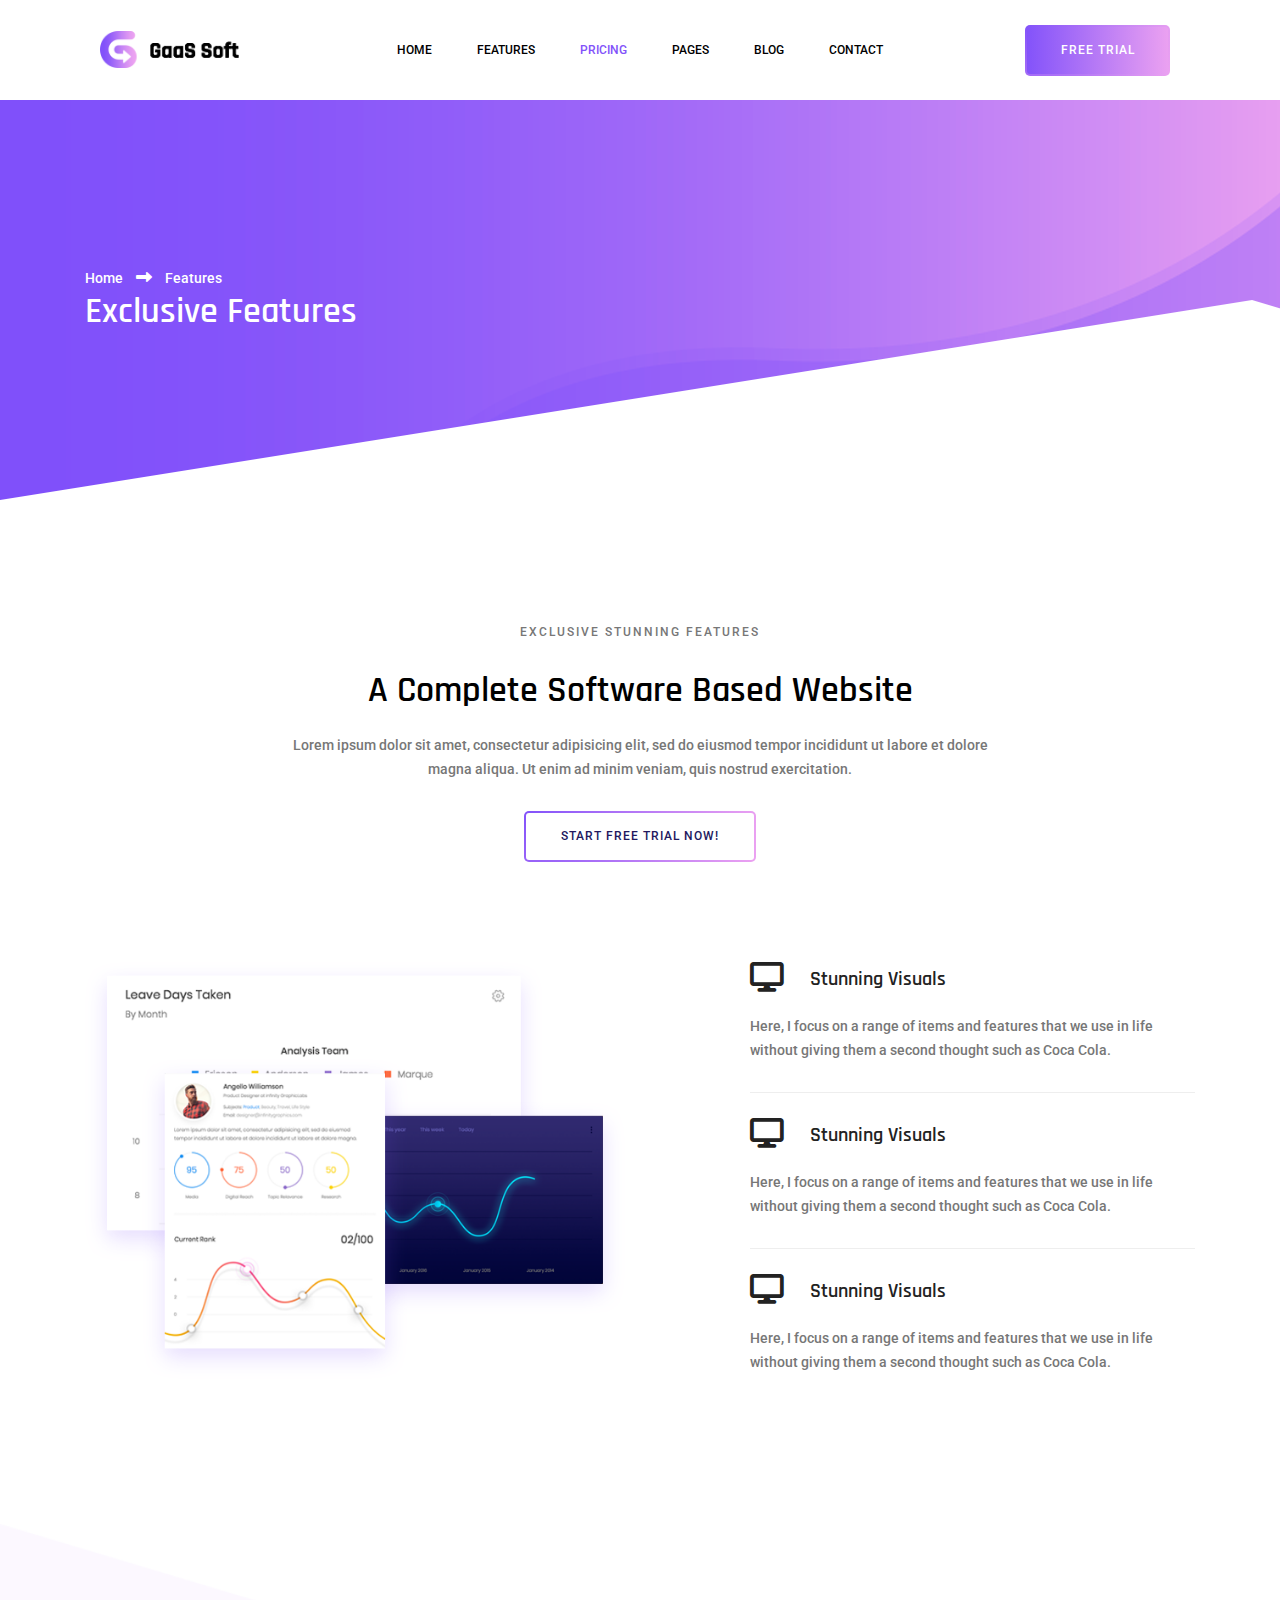
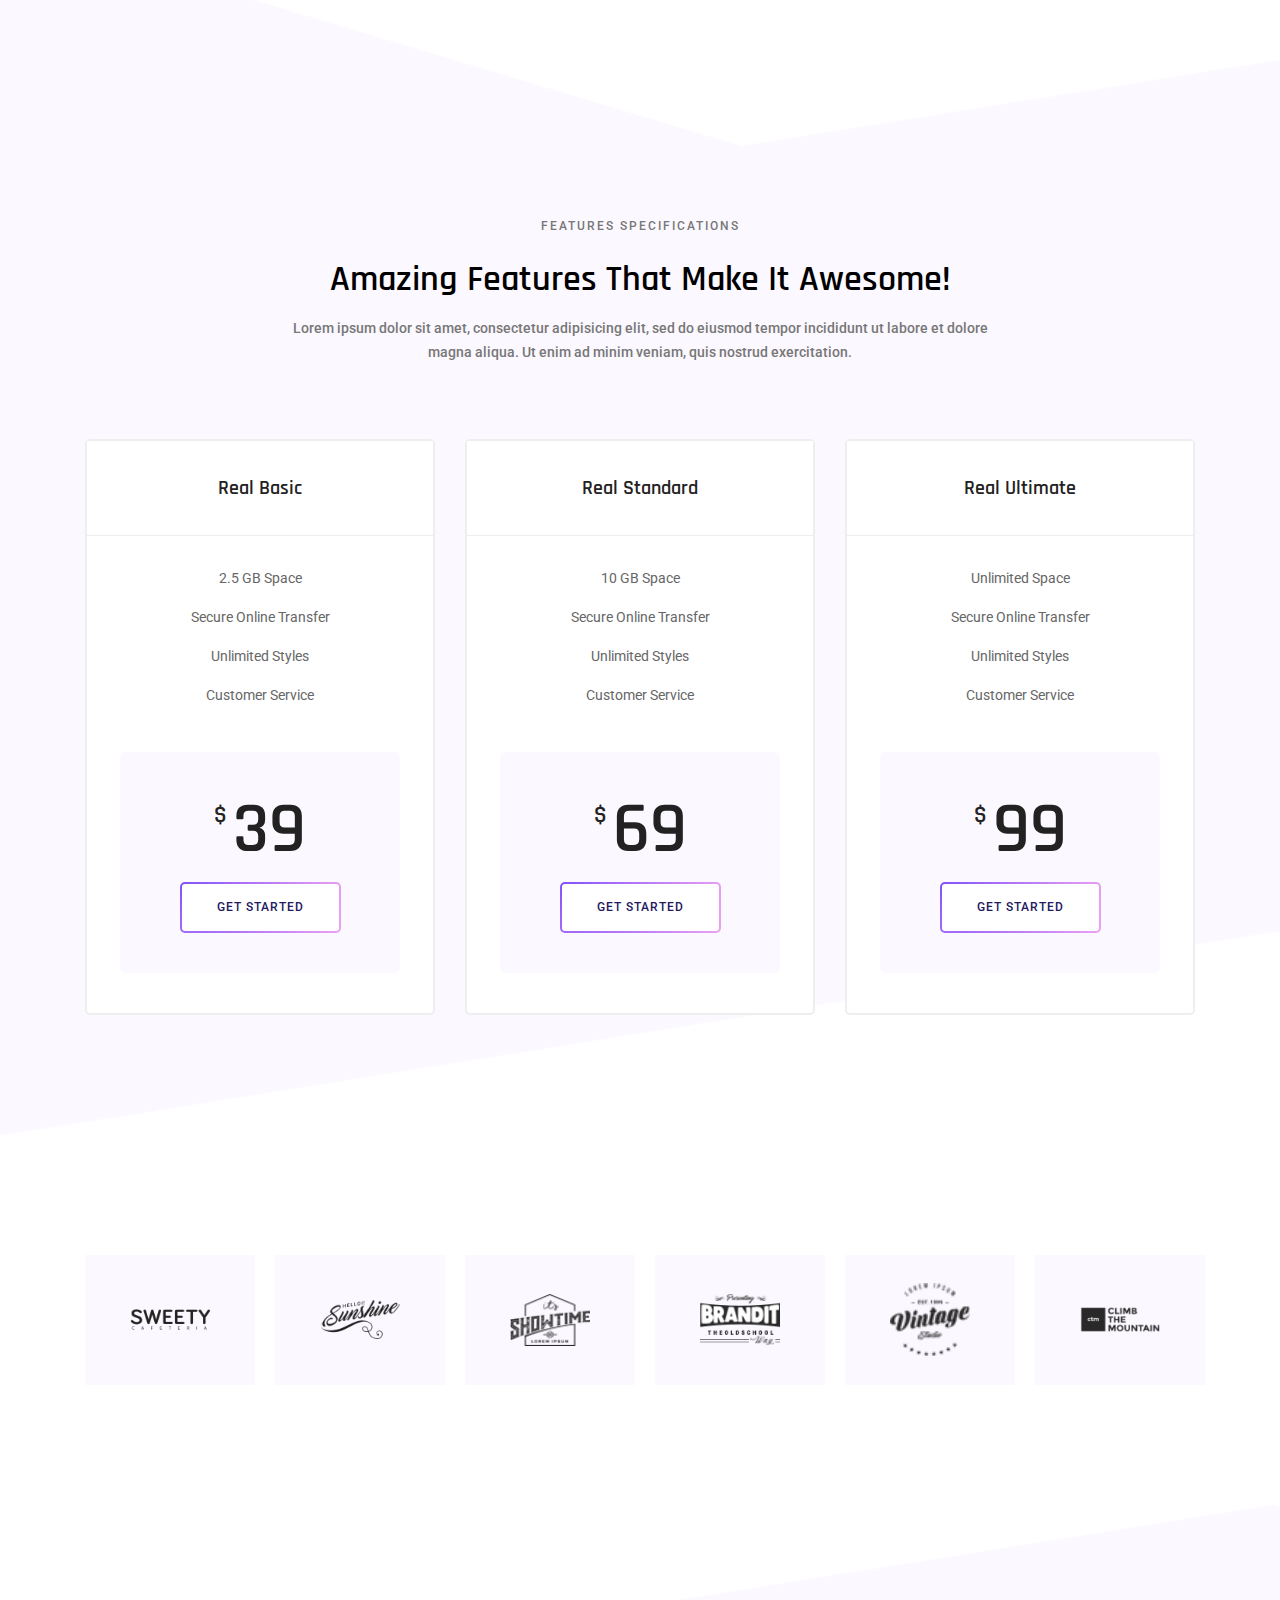
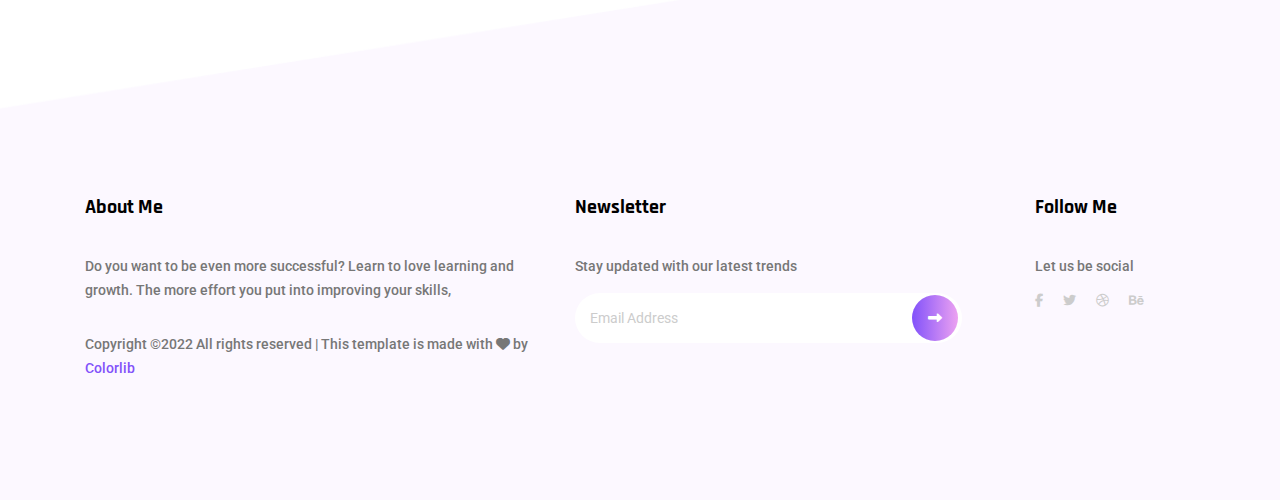
<file: Pricing.html>
<!DOCTYPE html>
<html lang="en">
<head>
    <meta charset="UTF-8">
    <meta http-equiv="X-UA-Compatible" content="IE=edge">
    <meta name="viewport" content="width=device-width, initial-scale=1.0">
    <meta name="description" content="">
    <meta name="keywords" content="">
    <title>GaaS Software</title>
    <link rel="shortcut icon" href="img/xfavicon.png.pagespeed.ic.bkShusMY60.webp" type="image/x-icon">
    <link rel="stylesheet" href="https://cdnjs.cloudflare.com/ajax/libs/font-awesome/6.1.2/css/all.min.css    ">
    <link href="https://fonts.googleapis.com/css2?family=Rajdhani:wght@400;500;600;700&family=Roboto:wght@300;400;500;700;900&display=swap" rel="stylesheet">
    <link rel="stylesheet" href="css/animate.css">
    <link rel="stylesheet" href="css/bootstrap.min.css">
    <link rel="stylesheet" href="css/main.css">
</head>
<body>
<!-- header -->
<header class="header">
    <div class="container">
        <nav class="navbar navbar-expand-lg p-0">
            <div class="col-lg-2 col-md-6 col-sm-6">
                <h1>
                    <a class="navbar-brand" href="#"><img src="img/تنزيل.webp" alt="sora"></a>
                </h1>
            </div>
            <button class="navbar-toggler text-right col-bnt" type="button" data-toggle="collapse" data-target="#navbarSupportedContent" aria-controls="navbarSupportedContent" aria-expanded="false" aria-label="Toggle navigation">
            <span <i class="fa-solid fa-bars"></i></span>
            </button>
            <div class="collapse navbar-collapse col-8 " id="navbarSupportedContent">
                <ul class="navbar-nav m-auto">
                    <li class="nav-item">
                    <a class="nav-link" href="home.html">Home</a>
                    </li>
                    <li class="nav-item">
                    <a class="nav-link" href="Features.html">Features</a>
                    </li>
                    <li class="nav-item active">
                    <a class="nav-link" href="#">Pricing</a>
                    </li>
                    <li class="nav-item">
                    <a class="nav-link" href="#">Pages</a>
                    </li>
                    <li class="nav-item menu-hover">
                    <a class="nav-link" href="#">Blog</a>
                        <ul>
                            <li><a href="#">Blog Details</a></li>
                            <li><a href="#">Element</a></li>
                        </ul>
                    </li>
                    <li class="nav-item">
                    <a class="nav-link" href="Contact.html">Contact</a>
                    </li>
                </ul>
            </div>
            <div class="collapse navbar-collapse col-lg-2">
                <div class="item-bnt">
                    <a href="#">free trial</a>
                </div>
            </div>
        </nav>
    </div>
</header>
<!-- header -->
<!-- section 1 -->
<section class="exclusive d-flex align-items-center">
    <div class="container">
        <div class="feature-text">
            <div class="feature-link">
                <a href="#">Home</a> <span><i class="fa-solid fa-right-long"></i></span> <a href="#">Features</a>
            </div>
            <h2>Exclusive Features</h2>
        </div>
    </div>
</section>
<!-- section 1 -->
<!-- section 2 -->
<section class="software">
    <div class="container">
        <div class="row justify-content-center">
            <div class="col-lg-8 text-center">
                <div class="software-text">
                    <p class="top_title">Exclusive Stunning Features</p>
                    <h2>A Complete Software Based Website</h2>
                    <p>
                        Lorem ipsum dolor sit amet, consectetur adipisicing elit, sed do eiusmod tempor incididunt ut labore et dolore magna aliqua. Ut enim ad minim veniam, quis nostrud exercitation.
                    </p>
                    <a href="#">
                        <span>Start Free Trial Now!</span>
                    </a>
                </div>
            </div>
        </div>
        <div class="row align-items-center">
            <div class="col-lg-6">
                <div class="software-img">
                    <img src="img/xf-img.png.pagespeed.ic.VSB7wp6DHM.png" alt="sora">
                </div>
            </div>
            <div class="col-lg-5 offset-lg-1">
                <div class="software-item">
                    <div class="item-icon">
                        <span><i class="fa-solid fa-display"></i></span>
                        <h4>Stunning Visuals</h4>
                    </div>
                    <p>
                        Here, I focus on a range of items and features that we use in life without giving them a second thought such as Coca Cola.
                    </p>
                </div><div class="software-item">
                    <div class="item-icon">
                        <span><i class="fa-solid fa-display"></i></span>
                        <h4>Stunning Visuals</h4>
                    </div>
                    <p>
                        Here, I focus on a range of items and features that we use in life without giving them a second thought such as Coca Cola.
                    </p>
                </div><div class="software-item">
                    <div class="item-icon">
                        <span><i class="fa-solid fa-display"></i></span>
                        <h4>Stunning Visuals</h4>
                    </div>
                    <p>
                        Here, I focus on a range of items and features that we use in life without giving them a second thought such as Coca Cola.
                    </p>
                </div>
            </div>
        </div>
    </div>
</section>
<!-- section 2 -->
<!-- section 3 -->
<section class="amazing page-amazing-3">
    <div class="container">
        <div class="row justify-content-center">
            <div class="col-lg-8 text-center">
                <div class="amazing-text">
                    <p class="top_title">Features Specifications</p>
                    <h2>Amazing Features That make it Awesome!</h2>
                    <p>
                        Lorem ipsum dolor sit amet, consectetur adipisicing elit, sed do eiusmod tempor incididunt ut labore et dolore magna aliqua. Ut enim ad minim veniam, quis nostrud exercitation.
                    </p>
                </div>
            </div>
        </div>
        <div class="row justify-content-center">
            <div class="col-lg-4 col-md-6">
                <div class="amazing-item">
                    <div class="price_head">
                        <h4>Real Basic</h4>
                    </div>
                    <div class="price_body">
                        <ul>
                            <li><a href="#">2.5 GB Space</a></li>
                            <li><a href="#">Secure Online Transfer</a></li>
                            <li><a href="#">Unlimited Styles</a></li>
                            <li><a href="#">Customer Service</a></li>
                        </ul>
                    </div>
                    <div class="price_footer">
                        <h3><span>$</span> 39</h3>
                        <a href="#" class="primary_btn">
                            <span>Get Started</span>
                        </a>
                    </div>
                </div>
            </div>
            <div class="col-lg-4 col-md-6">
                <div class="amazing-item">
                    <div class="price_head">
                        <h4>Real Standard</h4>
                    </div>
                    <div class="price_body">
                        <ul>
                            <li><a href="#">10 GB Space</a></li>
                            <li><a href="#">Secure Online Transfer</a></li>
                            <li><a href="#">Unlimited Styles</a></li>
                            <li><a href="#">Customer Service</a></li>
                        </ul>
                    </div>
                    <div class="price_footer">
                        <h3><span>$</span> 69</h3>
                        <a href="#" class="primary_btn">
                            <span>Get Started</span>
                        </a>
                    </div>
                </div>
            </div>
            <div class="col-lg-4 col-md-6">
                <div class="amazing-item">
                    <div class="price_head">
                        <h4>Real Ultimate</h4>
                    </div>
                    <div class="price_body">
                        <ul>
                            <li><a href="#">Unlimited Space</a></li>
                            <li><a href="#">Secure Online Transfer</a></li>
                            <li><a href="#">Unlimited Styles</a></li>
                            <li><a href="#">Customer Service</a></li>
                        </ul>
                    </div>
                    <div class="price_footer">
                        <h3><span>$</span> 99</h3>
                        <a href="#" class="primary_btn">
                            <span>Get Started</span>
                        </a>
                    </div>
                </div>
            </div>
        </div>
    </div>
</section>
<!-- section 3 -->
<!-- section 4 -->
<section class="imgs">
    <div class="container">
        <div class="row justify-content-center">
            <div class="col-lg-2 col-md-3 col-sm-6">
                <div class="item-img">
                    <img src="img/xlogo1.png.pagespeed.ic.gfJSUrjofQ.webp" alt="sora">
                </div> 
            </div>
            <div class="col-lg-2 col-md-3 col-sm-6">
                <div class="item-img">
                    <img src="img/xlogo2.png.pagespeed.ic.S0NkoQx2Qa.webp" alt="sora">
                </div> 
            </div>
            <div class="col-lg-2 col-md-3 none-2">
                <div class="item-img">
                    <img src="img/xlogo3.png.pagespeed.ic.KLfcXzzLQL.webp" alt="sora">
                </div> 
            </div>
            <div class="col-lg-2 col-md-3 none-2">
                <div class="item-img">
                    <img src="img/xlogo4.png.pagespeed.ic.pjf2P6yIHv.webp" alt="sora">
                </div> 
            </div>
            <div class="col-lg-2 col-md-3 none-1">
                <div class="item-img">
                    <img src="img/xlogo5.png.pagespeed.ic.LT8K0tVzea.webp" alt="sora">
                </div> 
            </div>
            <div class="col-lg-2 col-md-3 none-1">
                <div class="item-img">
                    <img src="img/xlogo6.png.pagespeed.ic.o_WvW83k3f.webp" alt="sora">
                </div> 
            </div>
        </div>
    </div>
</section>
<!-- section 4 -->
<!-- footer -->
<footer class="footer">
    <div class="container">
        <div class="row">
            <div class="col-lg-5 col-sm-6">
                <div class="footer-text">
                    <h3>About Me</h3>
                    <p>
                        Do you want to be even more successful? Learn to love learning and growth. The more effort you put into
                        improving your skills,
                    </p>
                    <p>
                        Copyright ©2022 All rights reserved | This template is made with <span><i class="fa-solid fa-heart"></i></span> by <a href="#">Colorlib</a>
                    </p>
                </div>
            </div>
            <div class="col-lg-5 col-sm-6">
                <div class="footer-form">
                    <h3>Newsletter</h3>
                    <p>Stay updated with our latest trends</p>
                    <div class="items-form">
                    <form action="#">
                        <div class="item-form">
                            <input type="EMAIL" placeholder="email address">
                            <button class="bnt">
                                <span><i class="fa-solid fa-right-long"></i></span>
                            </button>
                        </div>
                    </form>
                    </div>
                </div>
            </div>
            <div class="col-lg-2">
                <div class="footer-end">
                    <h3>Follow Me</h3>
                    <p>Let us be social</p>
                    <ul>
                        <li>
                            <a href="#">
                                <span><i class="fa-brands fa-facebook-f"></i></span>
                            </a>
                        </li>
                        <li>
                            <a href="#"><span><i class="fa-brands fa-twitter"></i></span></a>
                        </li>
                        <li>
                            <a href="#"><span><i class="fa-brands fa-dribbble"></i></span></a>
                        </li>
                        <li>
                            <a href="#"><span><i class="fa-brands fa-behance"></i></span></a>
                        </li>
                    </ul>
                </div>
            </div>
        </div>
    </div>
</footer>
<script src="js/jquery.slim.min.js"></script>
<script src="js/popper.min.js"></script>
<script src="js/bootstrap.min.js"></script>
<script src="js/wow.min.js"></script>
<script>
new WOW().init();
</script>
<script src="js/main.js"></script>
</body>
</html>
</file>
<file: css/main.css>
body {
    line-height: 24px;
    font-size: 14px;
    font-family: "Roboto",sans-serif;
    font-weight: 500;
    color: #777;
}
a {
    text-decoration: none;
    color: #000;
    transition: all .3s ease-in-out !important;
    -webkit-transition: all .3s ease-in-out !important;
    -moz-transition: all .3s ease-in-out !important;
    -ms-transition: all .3s ease-in-out !important;
    -o-transition: all .3s ease-in-out !important;
}
a:hover {
    color: #000;
    text-decoration: none;
}
ul {
    list-style: none;
    margin: 0;
    padding: 0;
}
.p-70 {
    padding: 70px 0;
}
h1, h2, h3, h4, h5, h6 {
    font-family: "Rajdhani",sans-serif;
}
/*  */
/* header */
.header {
    position: relative;
    background: #fff;
    z-index: 11;
    width: 100%;
}
.header-2 {
    position: fixed;
    top: -70px;
    right: 0;
    left: 0;
    transform: translateY(70px);
    -webkit-transform: translateY(70px);
    -moz-transform: translateY(70px);
    -ms-transform: translateY(70px);
    -o-transform: translateY(70px);
    transition: transform .5s;
    -webkit-transition: transform .5s;
    -moz-transition: transform .5s;
    -ms-transition: transform .5s;
    -o-transition: transform .5s;
}
.header .nav-item {
    margin-right: 45px;
}
.header .nav-item:last-child {
    margin: 0;
}
.header .nav-item a {
    font: 500 12px/100px"Roboto",sans-serif;
    text-transform: uppercase;
    color: #000;
    padding: 0 !important;
    display: inline-block;
}
.header .nav-item a:hover {
    color: #8252fa !important;
}
.header .active .nav-link {
    color: #8252fa !important;
}
.header .menu-hover {
    position: relative;
}
.header .menu-hover ul {
    position: absolute;
    min-width: 200px;
    background: #fff;
    left: 0;
    border: none;
    padding: 0;
    border-radius: 0;
    display: block;
    box-shadow: 0 10px 30px 0 rgb(0 0 0 / 40%);
    transition: all 300ms ease-in;
    opacity: 0;
    visibility: hidden;
    -webkit-transition: all 300ms ease-in;
    -moz-transition: all 300ms ease-in;
    -ms-transition: all 300ms ease-in;
    -o-transition: all 300ms ease-in;
    -webkit-border-radius: 0;
    -moz-border-radius: 0;
    -ms-border-radius: 0;
    -o-border-radius: 0;
}
.header .menu-hover:hover ul {
    opacity: 1;
    visibility: visible;
}
.header .menu-hover ul li {
    display: block;
    float: none;
    margin-right: 0;
    border-bottom: 1px solid #ededed;
    margin-left: 0;
    transition: all .4s linear;
    -webkit-transition: all .4s linear;
    -moz-transition: all .4s linear;
    -ms-transition: all .4s linear;
    -o-transition: all .4s linear;
}
.header .menu-hover ul a {
    line-height: 45px;
    color: #222;
    padding: 0 30px !important;
    transition: all 150ms linear;
    display: block;
    margin-right: 0;
    -webkit-transition: all 150ms linear;
    -moz-transition: all 150ms linear;
    -ms-transition: all 150ms linear;
    -o-transition: all 150ms linear;
}
.header .menu-hover ul li:hover a {
    color: #fff !important;
    background: linear-gradient(90deg,#8252fa 0%,#eca2f1 100%);
}
.header .item-bnt a {
    display: block;
    min-width: 145px;
    background-image: linear-gradient(to right,#8252fa 0%,#eca2f1 100%) , radial-gradient(circle at top left,#8252fa,#eca2f1);
    color: #fff !important;
    letter-spacing: 1px;
    font-size: 12px;
    font-weight: 500;
    line-height: 47px;
    text-align: center;
    cursor: pointer;
    border-radius: 5px;
    text-transform: uppercase;
    background-origin: border-box;
    background-clip: content-box , border-box;
    border: double 2px transparent;
}
.header .item-bnt a:hover {
    background: transparent;
    color: #222 !important;
    background-image: linear-gradient(white,white) , radial-gradient(circle at top left,#8252fa,#eca2f1);
    background-clip: content-box , border-box;
    background-origin: border-box;
    box-shadow: 0 10px 30px rgb(130 82 250 / 20%);
    border: 2px solid transparent;
}
.header img {
    width: 100%;
}
.header .col-bnt span {
    border-radius: 4px;
    padding: 0!important;
    margin-top: 27px;
    margin-bottom: 23px;
    text-decoration: none;
    text-shadow: 0 1px 1px rgb(255 255 255 / 75%);
    margin-left: auto;
    color: #fff;
    font-weight: 700;
    -webkit-border-radius: 4px;
    -moz-border-radius: 4px;
    -ms-border-radius: 4px;
    -o-border-radius: 4px;
}
/* header */
/* section 1 */
.home {
    z-index: 1;
    background: url(../img/xhome-banner.png.pagespeed.ic.gORzdDzPTH.webp) no-repeat right center;
    background-size: cover;
    height: 100%;
}
.home h2 {
    margin-top: 0;
    font-size: 48px;
    font-weight: 400;
    line-height: 54px;
    margin-bottom: 20px;
    color: #fff;
}
.home img {
    width: 100%;
}
.home p {
    color: #fff;
    margin-bottom: 20px;
}
.home .home-img {
    padding-top: 260px;
    padding-bottom: 142px;
}
.home .link-bnt {
    border-color: #fff;
    background: rgba(255,255,255,.1);
    color: #fff;
    margin-right: 30px;
    display: inline-block;
    letter-spacing: 1px;
    font-size: 12px;
    font-weight: 500;
    line-height: 47px;
    text-align: center;
    cursor: pointer;
    text-transform: uppercase;
    border: double 2px #fff;
    border-radius: 5px;
    -webkit-border-radius: 5px;
    -moz-border-radius: 5px;
    -ms-border-radius: 5px;
    -o-border-radius: 5px;
}
.home .link-bnt span {
    padding: 0 35px;
}
.home .link-bnt:hover {
    background: #fff;
    color: #222;
}
.home .link-icon {
    position: relative;
    z-index: 1;
    box-sizing: content-box;
    display: inline-block;
    width: 32px;
    height: 44px;
    border-radius: 50%;
    color: #fff;
    font-size: 20px;
    padding: 46px 8px 18px 28px;
}
.home .link-icon::before {
    content: "";
    position: absolute;
    left: 3px;
    top: 27px;
    z-index: -1;
    background: linear-gradient(90deg,#e93d88 0%,#e5935a 100%);
    border-radius: 50%;
    display: block;
    width: 60px;
    height: 60px;
    animation-name: pulse-border;
    animation-duration: 2000ms;
    animation-timing-function: ease-out;
    animation-iteration-count: infinite;
}
@keyframes pulse-border {
    0% {
        opacity: 1;
        transform: scale(1);
        -webkit-transform: scale(1);
        -moz-transform: scale(1);
        -ms-transform: scale(1);
        -o-transform: scale(1);
    }
    100% {
        opacity: .05;
        transform: scale(1.5);
        -webkit-transform: scale(1.5);
        -moz-transform: scale(1.5);
        -ms-transform: scale(1.5);
        -o-transform: scale(1.5);
}
}
.home .link-icon::after {
    content: "";
    position: absolute;
    left: 3px;
    top: 27px;
    z-index: -1;
    background: linear-gradient(90deg,#e93d88 0%,#e5935a 100%);
    border-radius: 50%;
    display: block;
    width: 60px;
    height: 60px;
}
.home .btn-text {
    color: #fff;
    text-transform: uppercase !important;
    margin: 0 30px;
    font-size: 12px;
}
/* section 1 */
/* section 2 */
.software {
    padding: 120px 0;
}
.software .software-text {
    text-align: center;
    margin-bottom: 75px;
}
.software .software-text .top_title {
    text-transform: uppercase;
    font-size: 12px;
    letter-spacing: 2px;
    margin-bottom: 20px;
    line-height: 24px;
    color: #777;
}
.software .software-text h2 {
    font-size: 36px;
    color: #000;
    font-weight: 600;
    margin-bottom: 15px;
    text-transform: capitalize;
    line-height: 1.5;
}
.software .software-text p {
    font-size: 14px;
    line-height: 24px;
    color: #777;
    margin-bottom: 0;
    margin: auto;
}
.software .software-text a {
    margin-top: 30px!important;
    display: inline-block;
    color: #22195e;
    letter-spacing: 1px;
    font-family: "Roboto",sans-serif;
    background-origin: border-box;
    background-clip: content-box , border-box;
    font-size: 12px;
    font-weight: 500;
    line-height: 47px;
    text-align: center;
    text-transform: uppercase;
    border: double 2px transparent;
    transition: all .3s ease-in-out;
    border-radius: 5px;
    background-image: linear-gradient(white,white) , radial-gradient(circle at top left,#8252fa,#eca2f1);
    -webkit-transition: all .3s ease-in-out;
    -moz-transition: all .3s ease-in-out;
    -ms-transition: all .3s ease-in-out;
    -o-transition: all .3s ease-in-out;
}
.software .software-text a span {
    padding: 0 35px;
}
.software .software-text a:hover {
    background-image: linear-gradient(to right,#8252fa 0%,#eca2f1 100%) , radial-gradient(circle at top left,#8252fa,#eca2f1);
    color: #fff;
    box-shadow: 0 10px 30px rgb(130 82 250 / 20%);
    border: 2px solid transparent;
}
.software .item-icon {
    position: relative;
    margin-bottom: 15px;
}
.software .item-icon span {
    position: absolute;
    left: 0;
    top: -5px;
    font-size: 30px;
    color: #222;
}
.software img {
    width: 100%;
}
.software .item-icon h4 {
    font-size: 20px;
    color: #222;
    display: inline-block;
    padding-left: 60px;
    font-weight: 600;
}
.software .software-item p {
    margin: 0 !important;
}
.software .software-item {
    padding: 30px 0;
    border-bottom: 1px solid #eee;
}
.software .software-item:last-child {
    border: none;
}
/* section 3 */
.believe {
    background-image: url(../img/xtab-bg.jpg.pagespeed.ic.0upeoiPARY.webp);
    padding: 290px 0;
    background-size: cover;
}
.believe li {
    flex: 0 0 25%;
    max-width: 195px;
    padding: 0 15px;
    margin-bottom: -1px;
}
.believe .believe-btns {
    border-bottom: 1px solid #eda2f0;
    padding-bottom: 1px;
}
.believe .believe-btns a {
    color: #000;
    background: #fff;
    border: none;
    padding: 20px 0;
    text-align: center;
    line-height: 60px;
    border-top-left-radius: 10px;
    border-top-right-radius: 10px;
    font-size: 12px;
    display: block;
    font-weight: 500;
    text-transform: uppercase;
}
.believe .believe-btns .link-1 {
    background: linear-gradient(90deg,#8252fa 0%,#eca2f1 100%);
    box-shadow: 0 10px 30px 0 rgb(0 0 0 / 10%);
    color: #fff;
}
.believe .believe-btns .btn-color {
    background: linear-gradient(90deg,#8252fa 0%,#eca2f1 100%);
    background-clip: text;
    -webkit-background-clip: text;
    -webkit-text-fill-color: transparent;
}
.believe .believe-btns span {
    font-size: 30px;
    font-weight: 600;
    background: linear-gradient(90deg,#fff 0%,#fff 100%);
    background-clip: text;
    -webkit-background-clip: text;
    -webkit-text-fill-color: transparent;
}
.believe .believe-btns a:hover {
    box-shadow: 0 10px 30px 0rgba(0,0,0,.1);
    color: #fff;
    background: linear-gradient(90deg,#8252fa 0%,#eca2f1 100%);
}
.believe .believe-btns a:hover .btn-color {
    background: linear-gradient(90deg,#fff 0%,#fff 100%);
    background-clip: text;
    -webkit-background-clip: text;
    -webkit-text-fill-color: transparent;
}
.believe p {
    margin: 0;
}
.believe img {
    max-width: 100%;
    height: auto;
}
.believe .believe-text .line {
    position: relative;
    text-transform: uppercase;
    letter-spacing: 2px;
    padding-bottom: 10px;
    margin-bottom: 20px;
}
.believe .believe-text .line::after {
    content: "";
    position: absolute;
    left: 0;
    bottom: 0;
    height: 1px;
    width: 50px;
    background: linear-gradient(90deg,#8252fa 0%,#eca2f1 100%);
}
.believe h3 {
    font-size: 36px;
    color: #222;
    margin-bottom: 20px;
    font-weight: 600;
}
.believe .items {
    padding-top: 80px;
}
.believe .primary_btn {
    margin-top: 35px;
    display: inline-block;
    color: #22195e;
    letter-spacing: 1px;
    font-family: "Roboto",sans-serif;
    font-size: 12px;
    font-weight: 500;
    line-height: 47px;
    outline: none!important;
    text-align: center;
    cursor: pointer;
    text-transform: uppercase;
    border: double 2px transparent;
    border-radius: 5px;
    background-image: linear-gradient(white,white) , radial-gradient(circle at top left,#8252fa,#eca2f1);
    background-origin: border-box;
    background-clip: content-box , border-box;
}
.believe .primary_btn span {
    padding: 0 35px;
}
/* section 3 */
/* section 4 */
.awesome .top_title {
    text-transform: uppercase;
    font-size: 12px;
    letter-spacing: 2px;
    margin-bottom: 20px;
}
.awesome h2 {
    font-family: "Rajdhani",sans-serif;
    font-size: 36px;
    color: #000;
    font-weight: 600;
    margin-bottom: 15px;
    text-transform: capitalize;
}
.awesome .awesome-text p {
    font-size: 14px;
    font-family: "Roboto",sans-serif;
    line-height: 24px;
    color: #777;
    margin: auto;
}
.awesome .awesome-text {
    text-align: center;
    margin-bottom: 75px;
}
.awesome .line {
    position: relative;
    text-transform: uppercase;
    letter-spacing: 2px;
    padding-bottom: 10px;
    margin-bottom: 20px !important;
}
.awesome .awesome-items {
    position: relative;
}
.awesome .line::after {
    position: absolute;
    left: 0;
    bottom: 0;
    height: 1px;
    width: 50px;
    content: "";
    background: linear-gradient(90deg,#8252fa 0%,#eca2f1 100%);
}
.awesome h3 {
    font-size: 36px;
    color: #222;
    margin-bottom: 20px;
    font-weight: 600;
}
.awesome .item-text p {
    margin: 0;
    padding-right: 20px;
}
.awesome .primary_btn {
    margin-top: 35px;
    display: inline-block;
    color: #22195e;
    letter-spacing: 1px;
    font-size: 12px;
    font-weight: 500;
    line-height: 47px;
    text-align: center;
    text-transform: uppercase;
    border: double 2px transparent;
    border-radius: 5px;
    background-image: linear-gradient(white,white) , radial-gradient(circle at top left,#8252fa,#eca2f1);
    background-origin: border-box;
    background-clip: content-box , border-box;
}
.awesome .primary_btn span {
    padding: 0 35px;
}
.awesome .primary_btn:hover {
    background-image: linear-gradient(to right,#8252fa 0%,#eca2f1 100%) , radial-gradient(circle at top left,#8252fa,#eca2f1);
    color: #fff;
    box-shadow: 0 10px 30px rgb(130 82 250 / 20%);
    border: 2px solid transparent;
}
.awesome .border-line {
    position: absolute;
    left: 50%;
    height: 100%;
    border: 1px dashed #dbdade;
}
.awesome .shape1 {
    position: absolute;
    left: 50%;
    top: 40%;
    margin-left: -8px;
}
.awesome .shape2 {
    position: absolute;
    left: 48%;
    top: 47%;
    margin-left: -15px;
}
.awesome .shape3 {
    position: absolute;
    left: 50%;
    top: 62%;
    margin-left: -9px;
}
.awesome .items-2 {
    margin-top: 120px;
}
.awesome .item-img img {
    width: 100%;
}
/* section 4 */
/* section 5 */
.amazing {
    background-image: url(../img/xpricing-bg.png.pagespeed.ic.42dBSl0ar7.webp);
    background-size: cover;
    padding: 120px 0;
    padding-top: 290px;
}
.amazing .top_title {
    text-transform: uppercase;
    font-size: 12px;
    letter-spacing: 2px;
    margin-bottom: 20px;
}
.amazing p {
    font-size: 14px;
    line-height: 24px;
    color: #777;
    margin-bottom: 0;
    margin: auto;
}
.amazing h2 {
    font-size: 36px;
    color: #000;
    font-weight: 600;
    margin-bottom: 15px;
    text-transform: capitalize;
}
.amazing .amazing-text {
    text-align: center;
    margin-bottom: 75px;
}
.amazing .amazing-item {
    text-align: center;
    border: 2px solid #eee;
    border-radius: 5px;
    background: #fff;
    position: relative;
    transition: all .4s ease 0s;
    -webkit-transition: all .4s ease 0s;
    -moz-transition: all .4s ease 0s;
    -ms-transition: all .4s ease 0s;
    -o-transition: all .4s ease 0s;
}
.amazing .amazing-item:hover {
    background: #fcf8ff;
    border: double 2px transparent;
    border-radius: 5px;
    background-image: linear-gradient(white,white) , radial-gradient(circle at top left,#8252fa,#eca2f1);
    background-origin: border-box;
    background-clip: content-box , border-box;
}
.amazing .amazing-item:hover .price_head {
    border-top-left-radius: 5px;
    border-top-right-radius: 5px;
    background: linear-gradient(90deg,#8252fa 0%,#eca2f1 100%);
}
.amazing .amazing-item:hover .price_head h4 {
    color: #fff;
}
.amazing .amazing-item:hover .price_footer {
    box-shadow: 0 10px 30px 0rgba(0,0,0,.1);
    background: linear-gradient(90deg,#8252fa 0%,#eca2f1 100%);
} 
.amazing .amazing-item:hover .price_footer h3 {
    color: #fff;
}
.amazing .amazing-item:hover .price_footer a {
    background: #fff;
}
.amazing .price_head {
    text-align: center;
    background: #fff;
    padding: 35px 0;
    border-bottom: 1px solid #eee;
}
.amazing h4 {
    font-size: 20px;
    color: #222;
    margin-bottom: 0;
    font-weight: 600;
}
.amazing .price_body {
    padding: 30px 0;
    background: #fff;
    text-align: center;
    transition: all .4s ease 0s;
}
.amazing li {
    margin-bottom: 15px;
}
.amazing li a {
    font-size: 14px;
    color: #666;
    font-weight: normal;
}
.amazing .price_footer {
    background: #fcf8ff;
    max-width: 280px;
    margin: 0 auto 40px;
    border-radius: 5px;
    padding-top: 35px;
    padding-bottom: 40px;
    transition: all .4s ease 0s;
}
.amazing .price_footer h3 {
    color: #222;
    font-size: 72px;
    font-weight: 600;
}
.amazing .price_footer h3 span {
    font-size: 24px;
    vertical-align: top;
    padding-top: 14px;
    display: inline-block;
    margin-right: -10px;
}
.amazing .price_footer a {
    display: inline-block;
    color: #22195e;
    letter-spacing: 1px;
    font-size: 12px;
    font-weight: 500;
    line-height: 47px;
    text-align: center;
    text-transform: uppercase;
    border: double 2px transparent;
    border-radius: 5px;
    background-image: linear-gradient(white,white) , radial-gradient(circle at top left,#8252fa,#eca2f1);
    background-origin: border-box;
    background-clip: content-box , border-box;
}
.amazing .price_footer a span {
    padding: 0 35px;
}
/* section 5 */
/* section 6 */
.clients {
    padding-top: 120px;
}
.clients .top_title {
    text-transform: uppercase;
    font-size: 12px;
    letter-spacing: 2px;
    margin-bottom: 20px;
}
.clients .clients-text {
    text-align: center;
    margin-bottom: 75px;
}
.clients h2 {
    font-size: 36px;
    color: #000;
    font-weight: 600;
    margin-bottom: 15px;
    text-transform: capitalize;
}
.clients .clients-text p {
    font-size: 14px;
    line-height: 24px;
    color: #777;
    margin-bottom: 0;
    margin: auto;
}
.clients img {
    margin: 0 auto 10px;
    width: auto;
    display: block;
}
.clients h4 {
    margin-bottom: 10px;
    color: #000;
    font-size: 18px;
    font-weight: 600;
}
.clients span {
    color: #ffc000;
    font-size: 12px;
}
.clients .item-text {
    margin-top: 30px;
}
.clients .item-text p {
    font-size: 17px;
    font-weight: 600;
    font-style: italic;
    margin-bottom: 40px;
}
/* section 6 */
/* section 7 */
.imgs {
    padding: 120px 0;
}
.imgs .item-img {
    background: #fcf8ff;
    height: 130px;
    width: 170px;
    cursor: pointer;
    position: relative; 
    text-align: center;
    display: flex;
    align-items: center;
    justify-content: center;
}
.imgs .item-img img {
    max-width: 80px;
    filter: grayscale(100%);
    width: 100%;
    transition: all .5s;
    -webkit-transition: all .5s;
    -moz-transition: all .5s;
    -ms-transition: all .5s;
    -o-transition: all .5s;
}
.imgs .item-img:hover img {
    filter: grayscale(0);
    -webkit-filter: grayscale(0);
}
/* section 7 */
/* section 8 */
.features {
    background-image: url(../img/ximpress-bg.png.pagespeed.ic.JuVOXag761.webp);
    background-size: cover;
    padding: 290px 0 320px;
    margin-bottom: -200px;
}
.features .items {
    text-align: center;
    max-width: 780px;
    margin: auto;
}
.features h2 {
    color: #fff;
    font-size: 36px;
    font-weight: bold;
    margin-bottom: 18px;
}
.features p {
    color: #fff;
    margin-bottom: 35px;
}
.features a {
    background: #fff;
    width: auto;
    font-size: 14px;
    box-shadow: -14.142px 14.142px 20px 0 rgb(0 0 0 / 10%);
    display: inline-block;
    color: #22195e;
    letter-spacing: 1px;
    font-weight: 500;
    line-height: 47px;
    text-transform: uppercase;
    border: double 2px transparent;
    border-radius: 5px;
    text-align: center;
}
.features a span {
    padding: 0 35px;
}
.features a:hover {
    color: #fff;
    background: transparent;
    border: 2px solid #fff;
}
/* section 8 */
/* footer */
.footer {
    background-image: url(../img/xfooter-bg.png.pagespeed.ic.7ZyUOOFfup.webp);
    background-size: cover;
    padding-top: 290px;
    padding-bottom: 120px;
}
.footer h3 {
    margin-bottom: 35px;
    color: #000;
    font-size: 20px;
    font-weight: 700;
}
.footer p {
    font-size: 14px;
    line-height: 24px;
    font-family: "Roboto",sans-serif;
    color: #777;
    margin-bottom: 30px;
}
.footer p+p {
    margin-bottom: 0;
}
.footer p a {
    color: #8252fa;
}
.footer .footer-form p {
    font-size: 14px;
    line-height: 24px;
    font-family: "Roboto",sans-serif;
    color: #777;
    margin-bottom: 15px;
}
.footer .item-form {
    position: relative;
    width: 90%;
}
.footer input {
    height: 50px;
    background: #fff;
    border-radius: 50px;
    width: 100%;
    border: none;
    padding: 0 15px;
    font-size: 14px;
    outline: none;
    box-shadow: none;
}
.footer ::-webkit-input-placeholder {
    color: #ccc;
    font-size: 14px;
    text-transform: capitalize;
}
.footer :-ms-input-placeholder {
    color: #ccc;
    font-size: 14px;
    text-transform: capitalize;
}
.footer .bnt {
    position: absolute;
    right: 4px;
    top: 2px;
    border-radius: 50px;
    border: none;
    padding: 0;
    width: 46px;
    height: 46px;
    cursor: pointer;
    background: linear-gradient(90deg,#8252fa 0%,#eca2f1 100%);
    color: #fff;
}
.footer .footer-form {
    padding-left: 15px;
}
.footer li {
    margin-right: 17px;
    display: inline-block;
}
.footer .footer-end p {
    font-size: 14px;
    line-height: 24px;
    color: #777;
    margin-bottom: 10px;
}
.footer .footer-end a {
    color: #ccc;
    font-size: 13px;
}
.footer li:hover a {
    color: #8252fa;
}
/* footer */
/* page 2 */
/* section 1 */
.exclusive {
    width: 100%;
    min-height: 400px;
    background-image: url(../img/xcommon-banner.png.pagespeed.ic.2-qk8hjYOd.webp);
    background-size: cover;
    z-index: 1;
}
.exclusive a {
    font-size: 14px;
    color: #fff;
    font-family: "Roboto",sans-serif;
    margin-right: 10px;
}
.exclusive a:last-child {
    margin-right: 0;
}
.exclusive span {
    font-size: 16px;
    color: #fff;
    margin-right: 10px;
}
.exclusive h2 {
    color: #fff;
    font-size: 36px;
    font-family: "Rajdhani",sans-serif;
    margin-bottom: 0;
    text-transform: capitalize;
    font-weight: 600;
}
/* section 1 */
/* section 2 */
.page-2 {
        padding: 120px 0;
}
/* section 2 */
/* section 4 */
.page-clients-2 {
    padding-top: 320px;
}
/* section 4 */
/* page 4 */
/* section 2 */
.contact {
    padding: 120px 0;
}
.contact .contact-map .map {
    height: 420px;
    margin-bottom: 80px;
}
.contact .contact-map iframe {
    width: 100%;
    height: 100%;
}
.contact .text-icon {
    position: relative;
    padding-left: 45px;
}
.contact .text-icon span {
    position: absolute;
    left: 0;
    top: 0;
    font-size: 20px;
    line-height: 24px;
    font-weight: 600;
    background: linear-gradient(90deg,#8252fa 0%,#eca2f1 100%);
    background-clip: text;
    -webkit-background-clip: text;
    -webkit-text-fill-color: transparent;
}
.contact .text-icon h6 {
    font-size: 16px;
    line-height: 24px;
    font-weight: 600;
    margin-bottom: 0;
    color: #222;
}
.contact .text-icon p {
    font-size: 14px;
    line-height: 24px;
    padding: 2px 0;
}
.contact .form-control {
    font-size: 13px;
    line-height: 26px;
    color: #999;
    border: 1px solid #eee;
    font-family: "Roboto",sans-serif;
    border-radius: 0;
    display: block;
    width: 100%;
    height: calc(2.25rem + 2px);
    padding: 0.375rem 0.75rem;
    padding-left: 20px;
}
.contact input:focus {
    box-shadow: none;
    outline: none;
    border: 1px solid #eee;
}
.contact textarea {
    height: 134px !important;
    resize: none;
}
.contact .form-group {
    margin-bottom: 10px;
}
.contact .primary_btn {
    margin-top: 20px;
    cursor: pointer;
    background-image: linear-gradient(to right,#8252fa 0%,#eca2f1 100%) , radial-gradient(circle at top left,#8252fa,#eca2f1);
    background-origin: border-box;
    background-clip: content-box , border-box;
    color: #fff;
    box-shadow: 0 10px 30px rgb(130 82 250 / 20%);
    border: 2px solid transparent;
    border-radius: 5px;
    letter-spacing: 1px;
    font-family: "Roboto",sans-serif;
    font-size: 12px;
    font-weight: 500;
    line-height: 47px;
    text-align: center;
    text-transform: uppercase;
    padding: 0;
    transition: all .4s ease 0s;
    -webkit-transition: all .4s ease 0s;
    -moz-transition: all .4s ease 0s;
    -ms-transition: all .4s ease 0s;
    -o-transition: all .4s ease 0s;
}
.contact .primary_btn:hover {
    border: double 2px transparent;
    border-radius: 5px;
    background-image: linear-gradient(white,white) , radial-gradient(circle at top left,#8252fa,#eca2f1);
    color: #222;
}
.contact .primary_btn span {
    padding: 0 35px;
}
@media screen and (max-width: 1024px) {
    /* section 1 */
    .home {
        padding: 100px 0;
    }
    .home h2 {
        font-size: 36px;
        line-height: 45px;
    }
    .home .link-bnt span {
        padding: 0 15px;
    }
    .home .link-bnt {
        margin-right: 15px;
    }
    /* section 1 */
    /* section 2 */
    .software .software-img img {
        width: 500px;
    }
    /* section 2 */
    /* section 7 */
    .imgs .item-img {
        height: 100px;
        width: 140px;
    }
    /* section 7 */
}
@media screen and (max-width: 768px) {
    .header {
        background-color: #000;
    }
    /* section 1 */
    .home .home-img {
        display: none;
    }
    .home br {
        display: none;
    }
    .home {
        padding: 70px 0 100px 0;
    }
    .home .link-bnt {
        margin-right: 30px;
    }
    .home .link-bnt span {
        padding: 0 35px;
    }
    /* section 1 */
    /* section 2 */
    .software .software-img img {
        width: 100% !important;
    }
    /* section 2 */
    /* section 4 */
    .awesome .border-line {
        display: none;
    }
    .awesome .shape1 {
        display: none;
    }
    .awesome .shape2 {
        display: none;
    }
    .awesome .shape3 {
        display: none;
    }
    .awesome .item-img {
        text-align: center;
    }
    .awesome .item-img img {
        max-width: 350px;
        margin-bottom: 50px;
        margin-top: 50px;
    }
    /* section 4 */
    /* section 5 */
    .amazing {
        background-image: none;
        background-color: #fcf8ff;
        padding-top: 80px;
    }
    .amazing .amazing-item {
        max-width: 360px;
        margin: 0 auto 30px;
    }
    /* section 7 */
    .imgs .none-1 {
        display: none;
    }
    /* section 7 */
    /* section 8 */
    .features {
        padding: 80px 0;
        background-image: none;
        background-color: #a16af7;
        margin-bottom: 0;
    }
    /* section 8 */
    /* footer */
    .footer {
        padding-top: 80px!important;
        padding-bottom: 80px!important;
        background-image: none!important;
        background-color: #fcf8ff;
    }
    .footer .col-sm-6 {
        margin-bottom: 30px;
    }
    /* footer */
    /* page 2 */
    /* section 2 */
    .page-awesome-2 {
        padding: 80px 0;
    }
    /* section 2 */
    /* section 4 */
    .page-clients-2 {
        padding-top: 80px;
    }
    /* section 4 */
    /* page 4 */
    /* section 2 */
    .contact {
        padding: 80px 0;
    }
    .contact .contact-text {
        margin-bottom: 50px;
    }
    /* section 2 */
}
@media screen and (max-width: 600px) {
    .header .col-sm-6 {
        width: 50%;
    }
    /* section 1 */
    .home .link-bnt {
        display: none;
    }
    .home h2 {
        font-size: 28px;
        line-height: 38px;
    }
    .home .home-text {
        padding: 30px 15px;
        margin-top: 0;
    }
    /* section 1 */
    /* section 2 */
    .software .software-text h2 {
        font-size: 25px;
    }
    .software .software-img {
        display: none;
    }
    .software .software-text {
        margin-bottom: 40px;
    }
    /* section 2 */
    /* section 3 */
    .believe .believe-btns a {
        min-width: 110px;
    }
    .believe li:last-child {
        margin-top: 20px;
    }
    /* section 3 */
    /* section 4 */
    .awesome h2 {
        font-size: 25px;
    }
    .awesome .item-img img {
        max-width: 250px;
    }
    /* section 4 */
    /* section 5 */
    .amazing h2 {
        font-size: 25px; 
    }
    /* section 5 */
    /* section 6 */
    .clients .clients-text {
        margin-bottom: 40px;
    }
    .clients h2 {
        font-size: 25px;
    }
    /* section 6 */
    /* section 7 */
    .imgs {
        padding: 70px 0;
    }
    .imgs .col-sm-6 {
        width: 50%;
    }
    .imgs .none-2 {
        display: none;
    }
    .imgs img {
        max-width: 100px !important;
    }
    /* section 7 */
    /* section 8 */
    .features h2 {
        font-weight: 600;
    }
    /* section 8 */
    /* footer */
    .footer .footer-form {
        padding: 0;
    }
    /* footer */
    /* page 2 */
    /* section 1 */
    .exclusive h2 {
        font-size: 32px;
    }
    /* section 1 */
    /* section 2 */
    .page-awesome-2 {
        padding-top: 70px;
        padding-bottom: 70px;
    }
    /* section 2 */
    /* page 4 */
    /* section 2 */
    .contact {
        padding: 70px 0;
    }
    /* section 2 */
}
</file>
